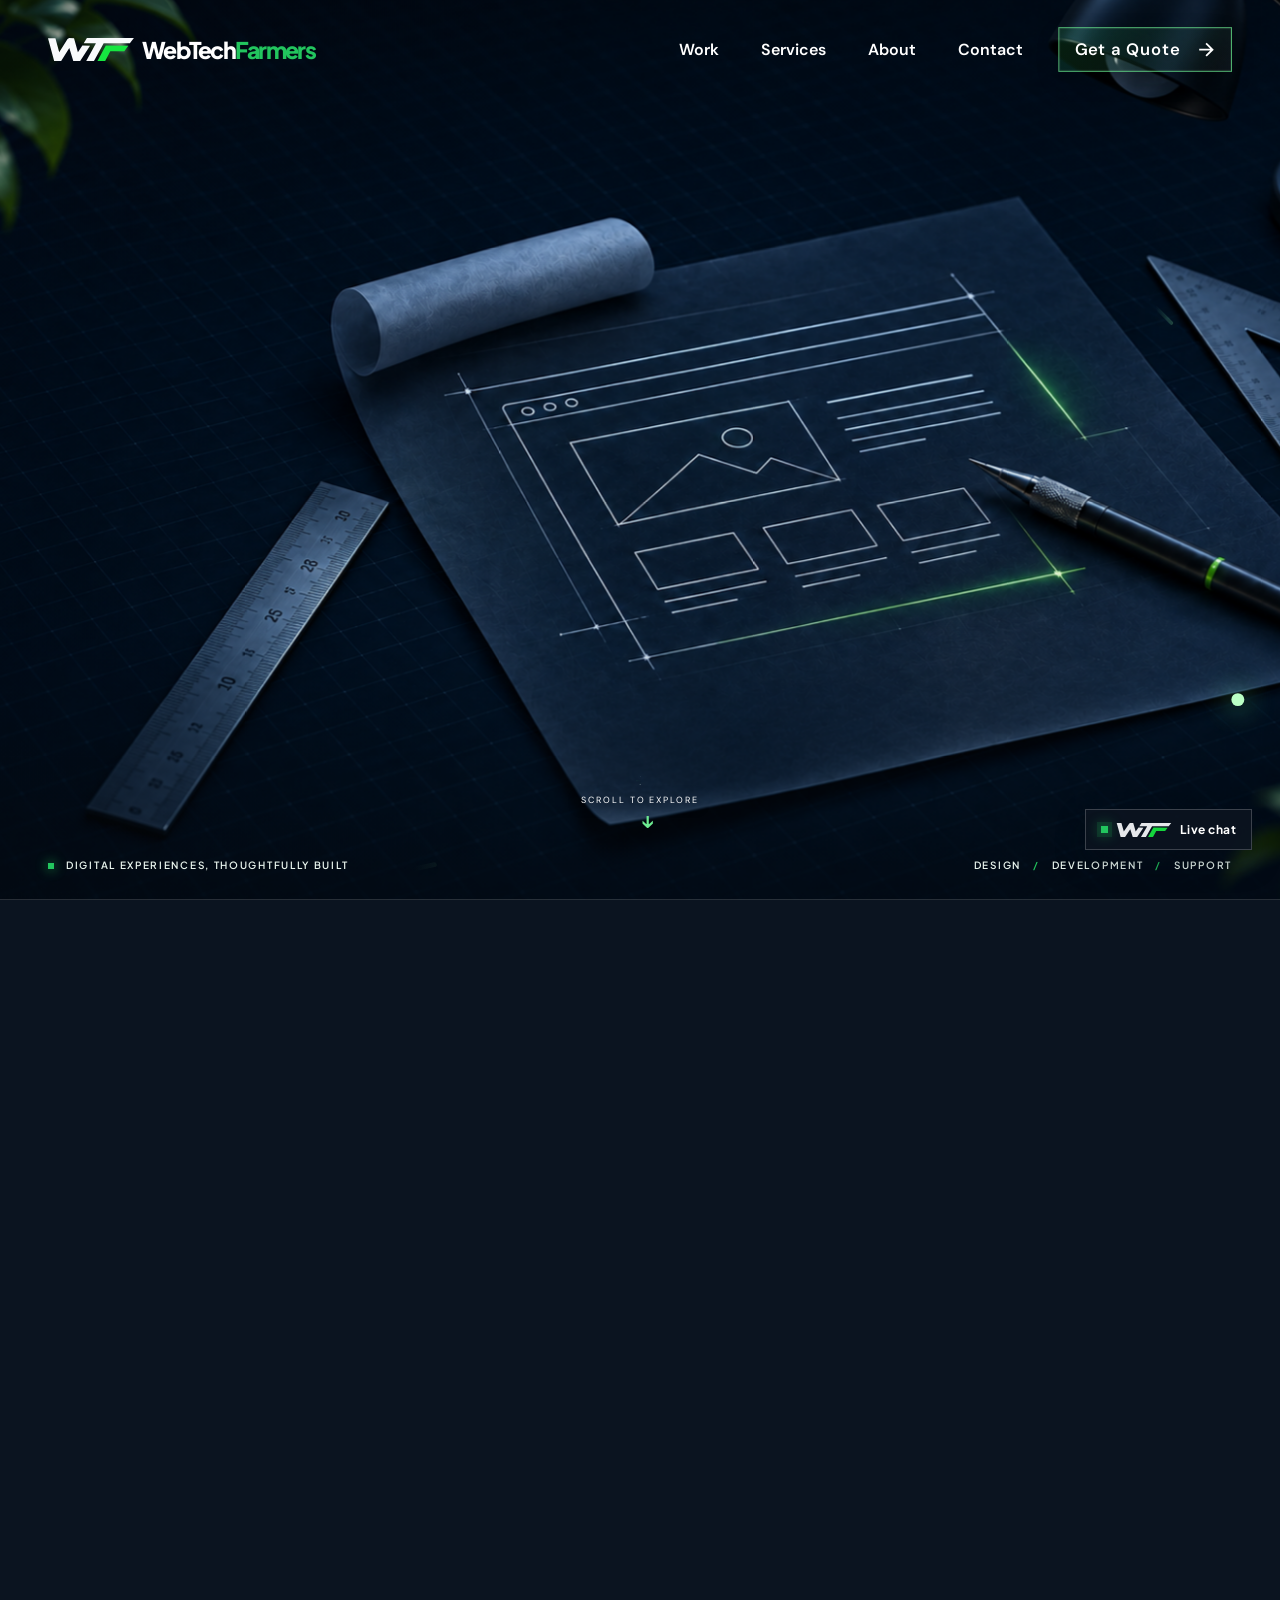
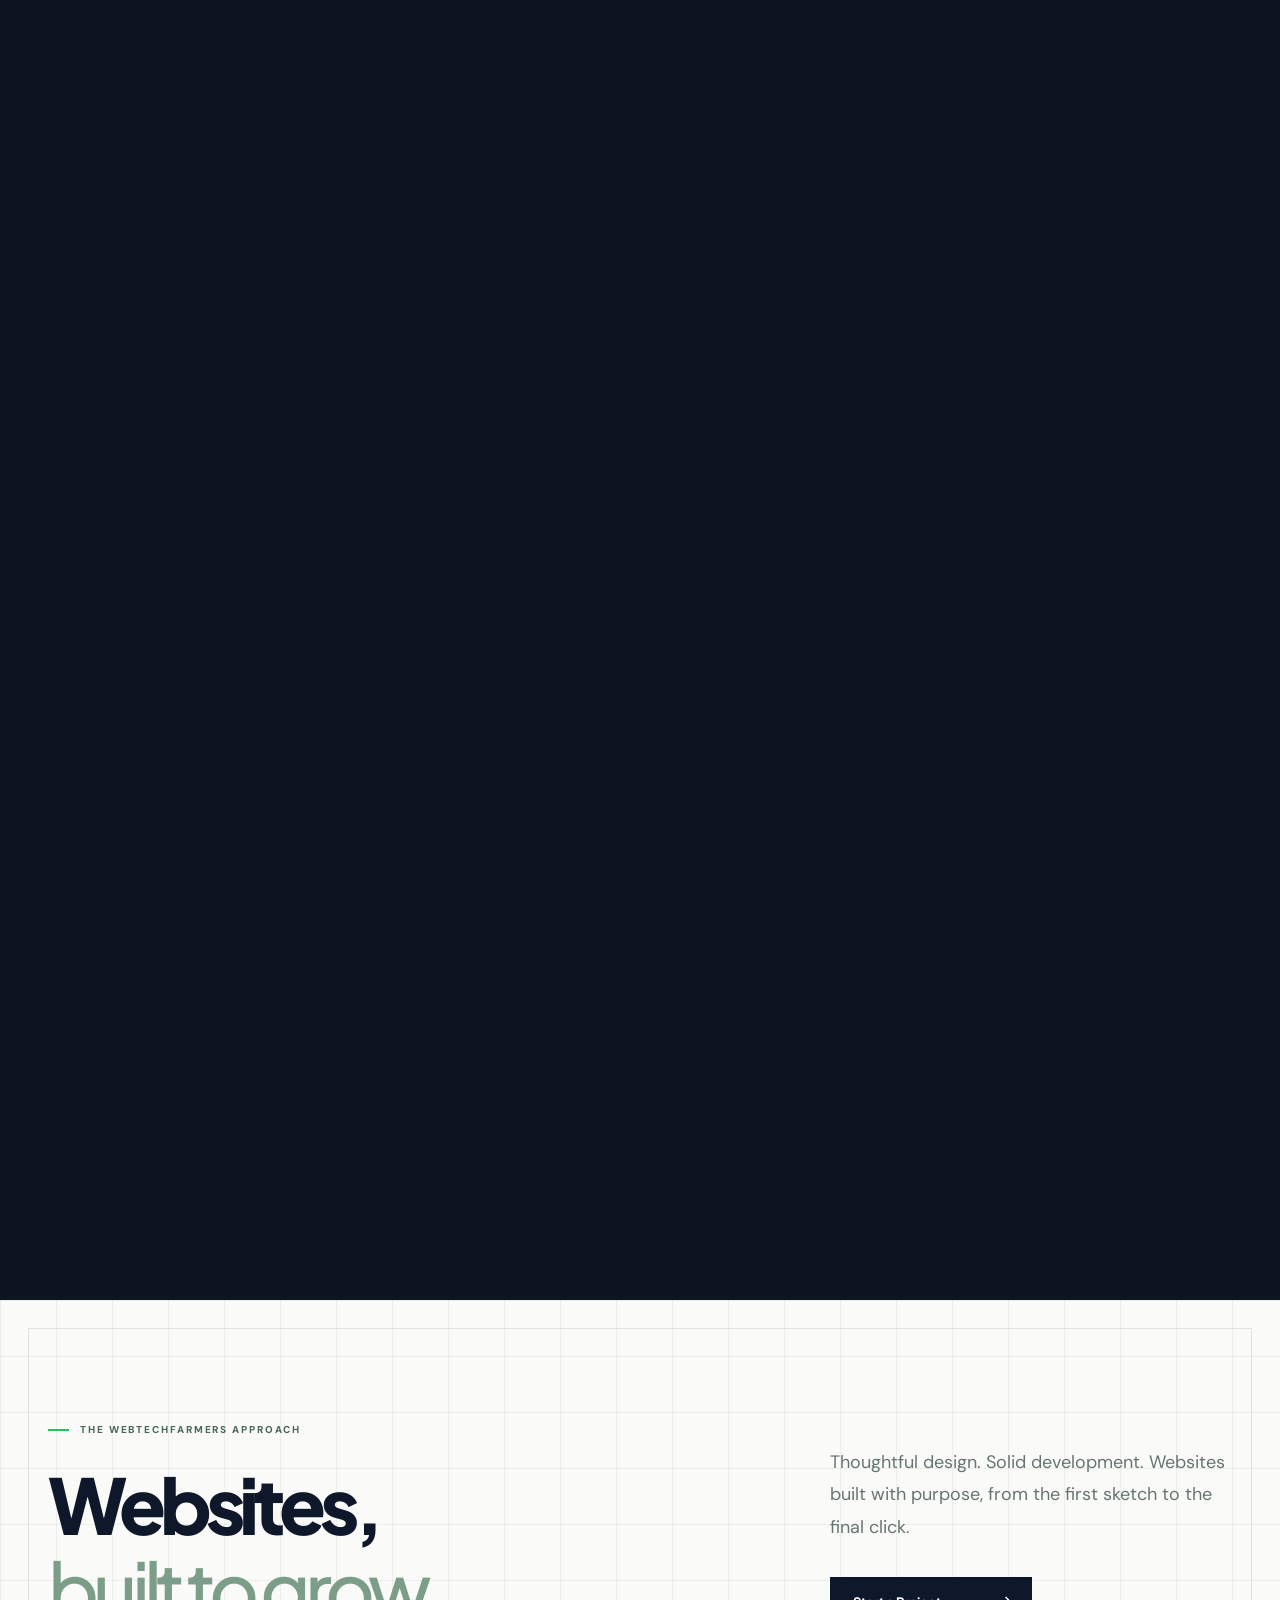
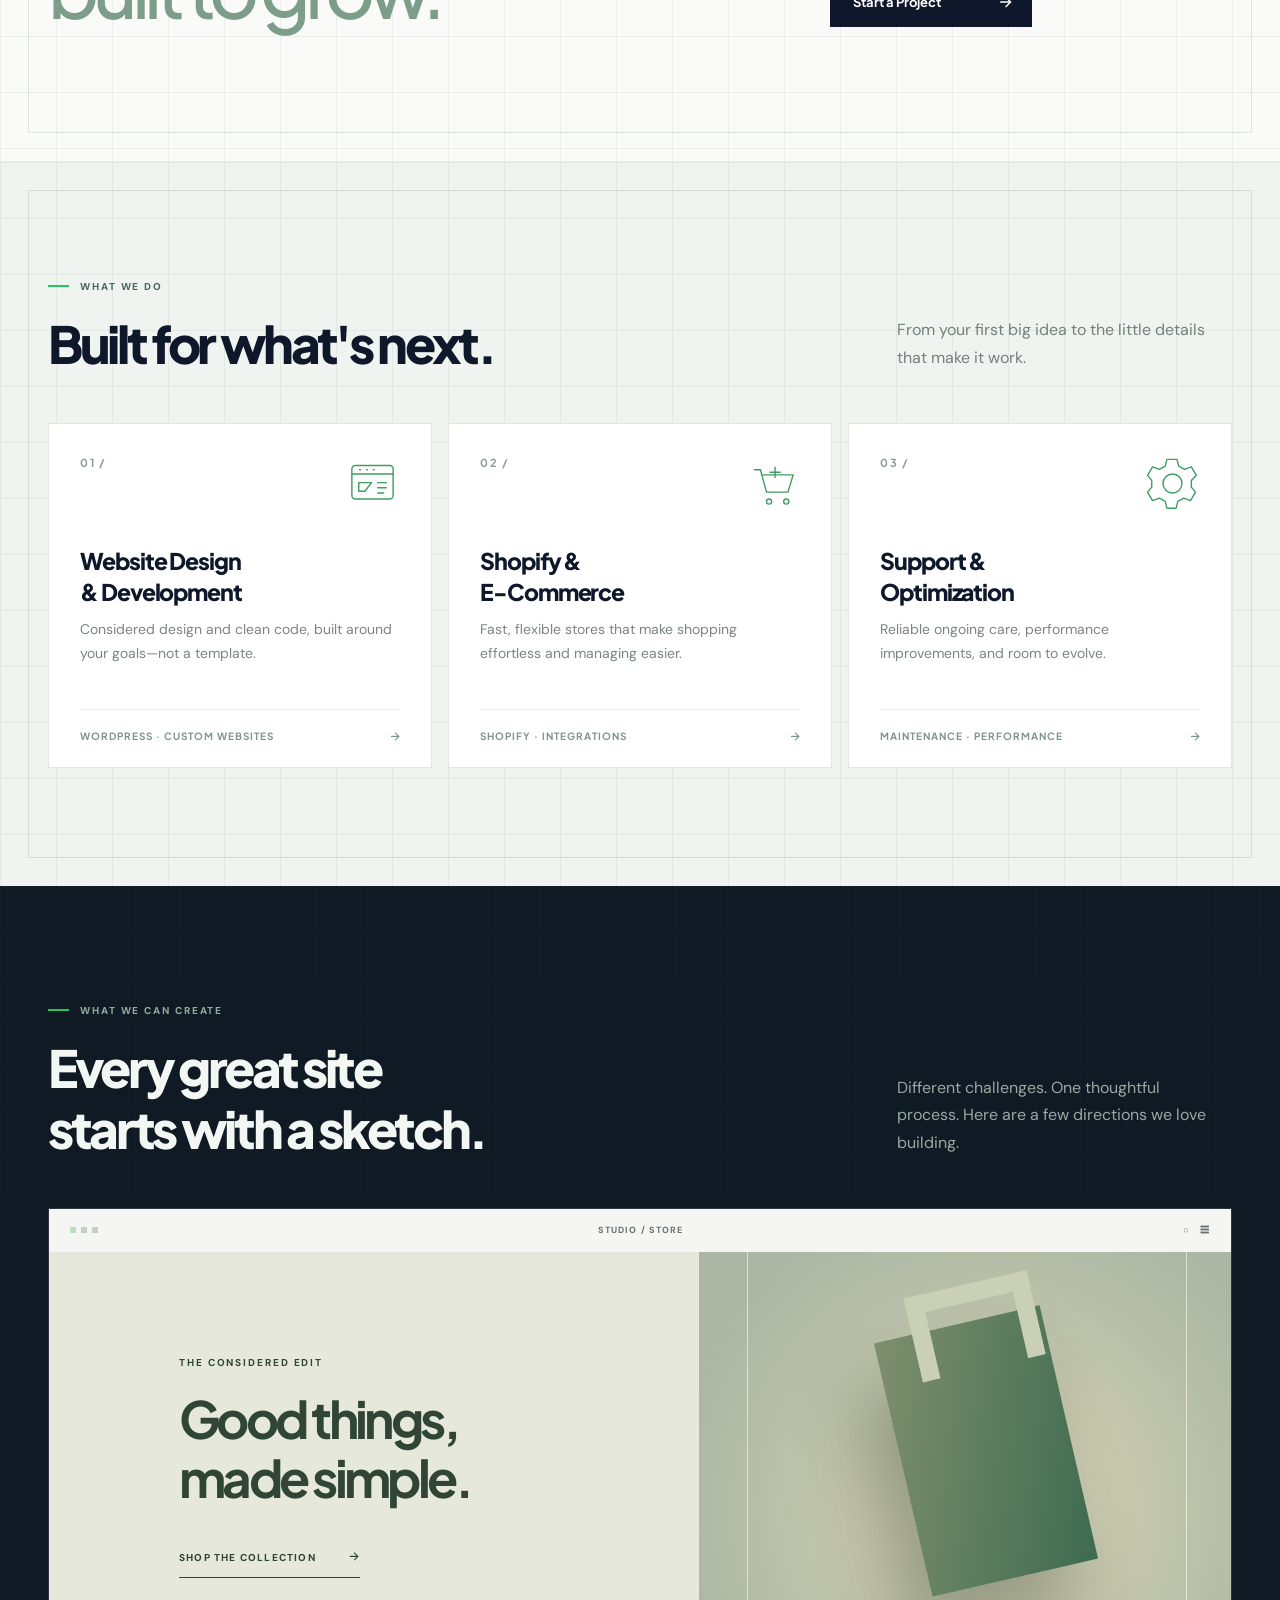
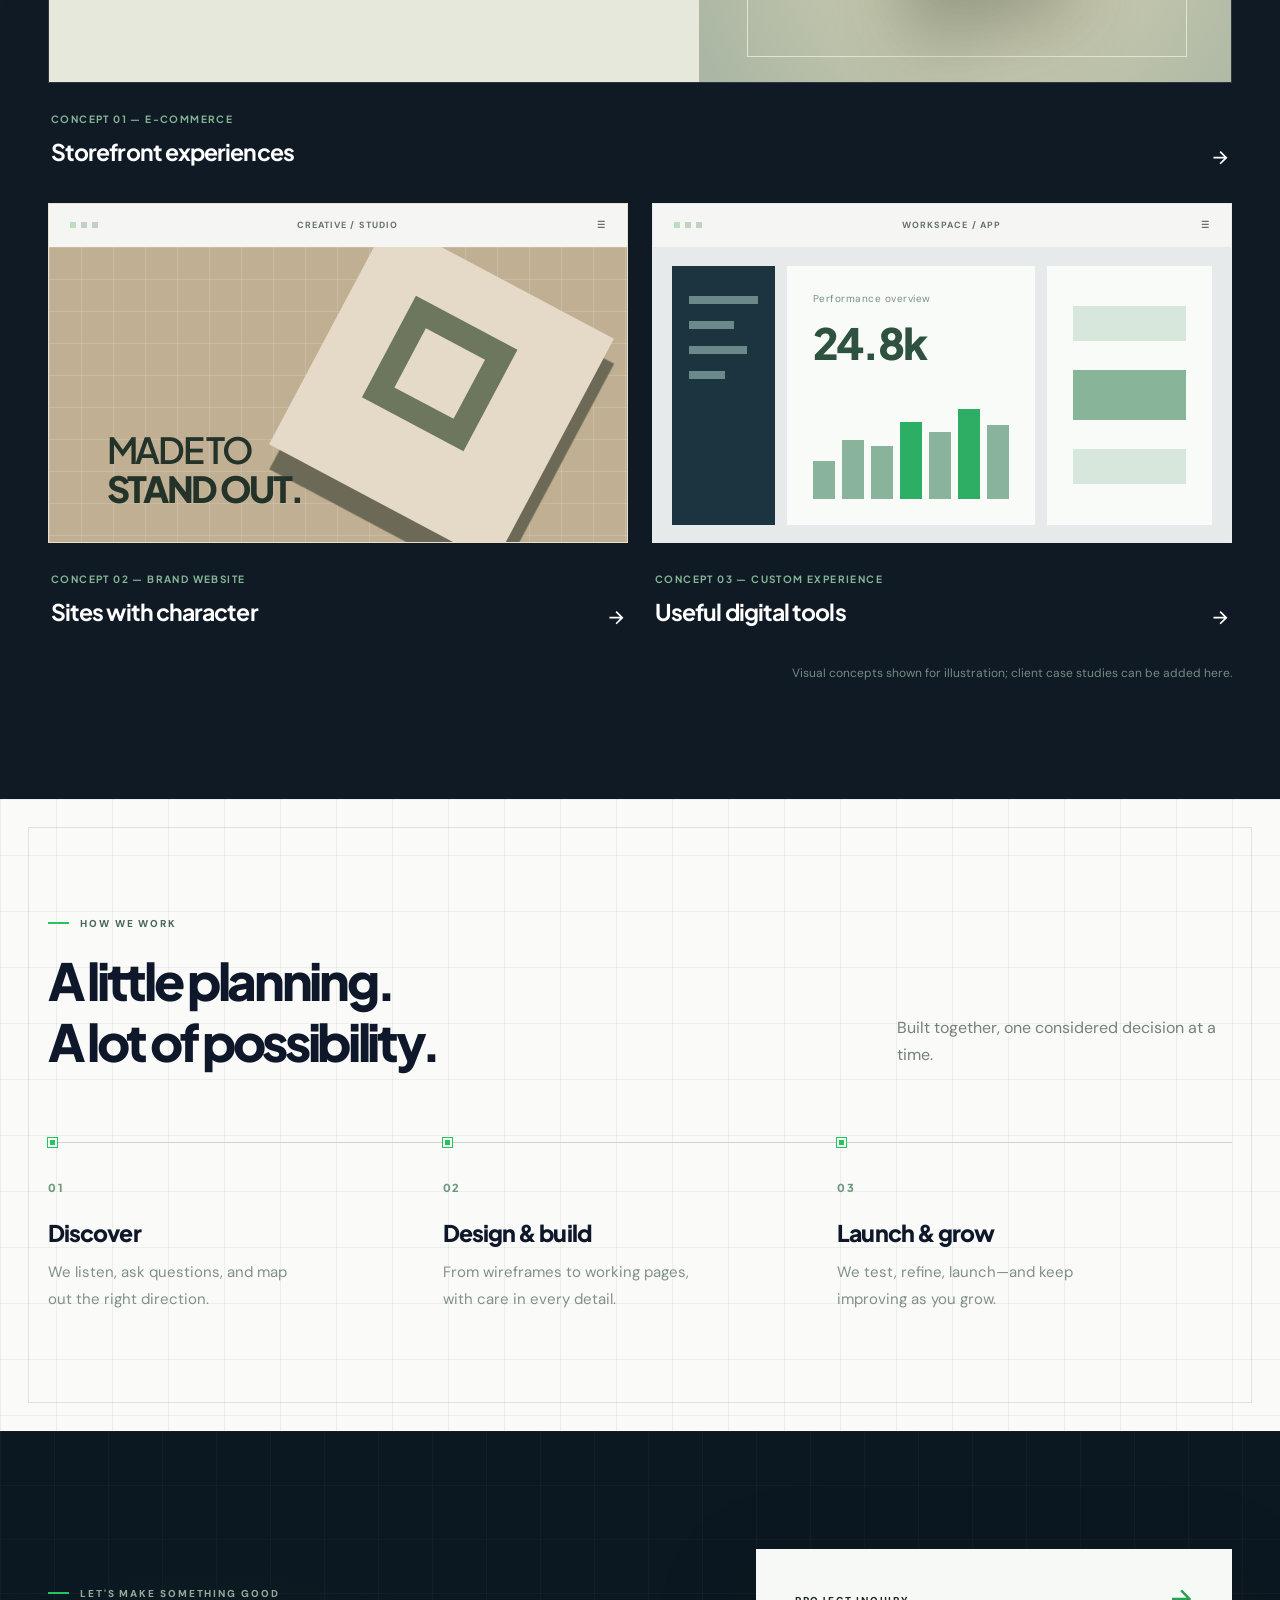
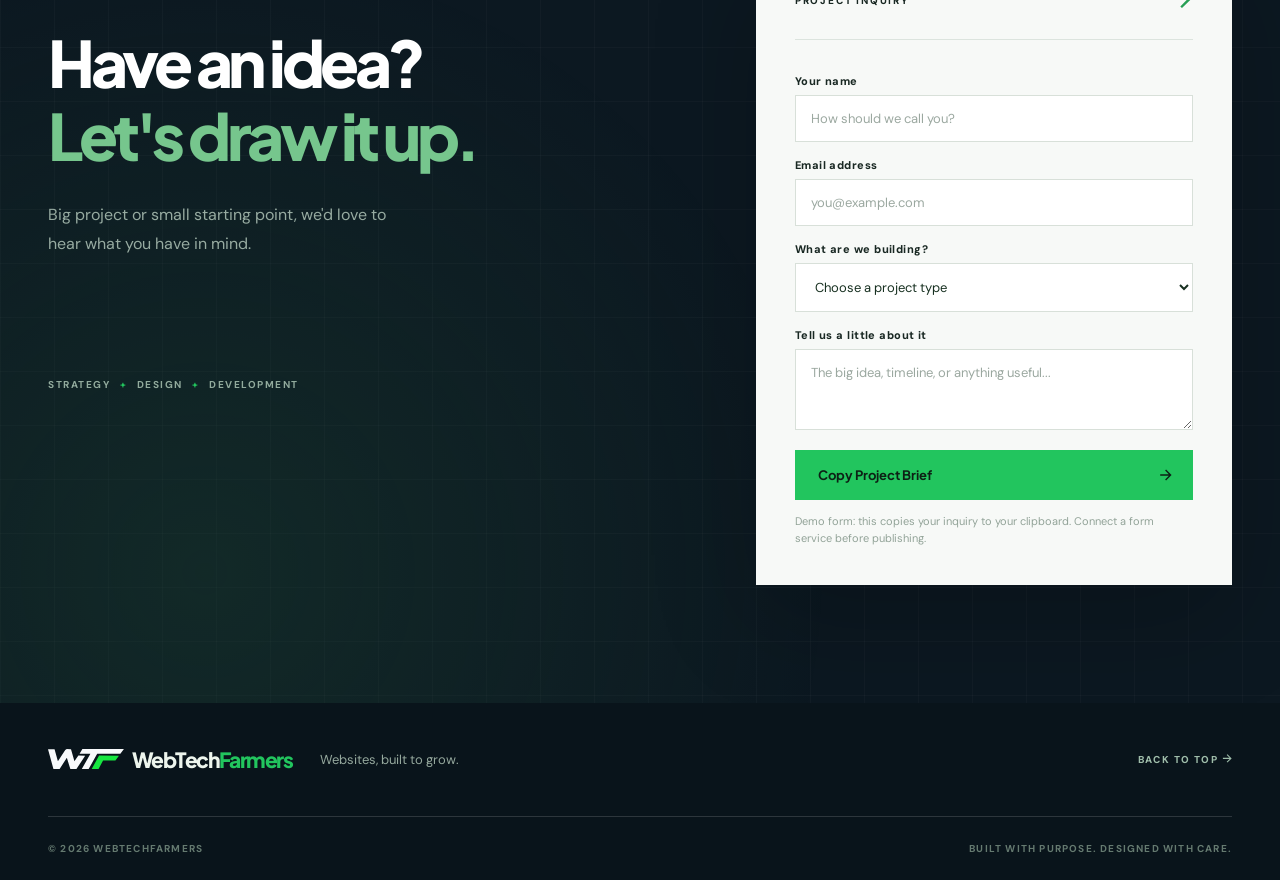
<file: index.html>
<!DOCTYPE html>

<html lang="en">
<head>
<meta charset="utf-8"/>
<meta content="width=device-width, initial-scale=1" name="viewport"/>
<meta content="#0b1420" name="theme-color"/>
<meta content="WebTechFarmers designs, develops and maintains thoughtful websites and e-commerce experiences." name="description"/>
<meta content="WebTechFarmers — Websites, built to grow" property="og:title"/>
<meta content="Thoughtful design. Solid development." property="og:description"/>
<title>WebTechFarmers — Websites, Built to Grow</title>
<link href="[data-uri]" rel="icon" type="image/svg+xml"/>
<link href="https://fonts.googleapis.com" rel="preconnect"/>
<link crossorigin="" href="https://fonts.gstatic.com" rel="preconnect"/>
<link href="https://fonts.googleapis.com/css2?family=DM+Sans:wght@400;500;600;700&amp;family=Plus+Jakarta+Sans:wght@400;500;600;700;800&amp;display=swap" rel="stylesheet"/>
<style>:root{--navy:#0f172a;--deep:#0b1420;--deep2:#101d29;--green:#22c55e;--green-bright:#6deb91;--ivory:#f7f9f7;--muted:#66746f;--line:#dde4df;--font-head:'Plus Jakarta Sans',Inter,Arial,sans-serif;--font-body:'DM Sans',Inter,Arial,sans-serif}
*{box-sizing:border-box}html{scroll-behavior:smooth}body{margin:0;background:var(--ivory);color:var(--navy);font-family:var(--font-body);-webkit-font-smoothing:antialiased}img,svg{max-width:100%}a{color:inherit;text-decoration:none}button,input,select,textarea{font:inherit}button{cursor:pointer}button:focus-visible,a:focus-visible,input:focus-visible,select:focus-visible,textarea:focus-visible{outline:2px solid var(--green);outline-offset:4px}::selection{background:#22c55e55}#main,section{scroll-margin-top:85px}.container{width:min(100% - 96px,1600px);margin-inline:auto}.section-pad{padding:118px 0}.skip-link{position:fixed;top:-100px;left:20px;background:white;padding:12px 20px;z-index:1000}.skip-link:focus{top:10px}
/* Small, quick, brand-specific initial reveal */
.loader{position:fixed;inset:0;background:var(--deep);display:grid;place-items:center;z-index:100;transition:opacity .55s ease,visibility .55s ease}.loader.is-hidden{opacity:0;visibility:hidden;pointer-events:none}.loader__inner{display:flex;flex-direction:column;align-items:center;gap:14px}.loader__inner>img{animation:loader-in .65s cubic-bezier(.2,.7,.2,1) both}.loader__inner>span{font:700 10px var(--font-head);color:#fff;letter-spacing:.32em}.loader__track{width:112px;height:2px;background:#ffffff26;overflow:hidden;margin-top:8px}.loader__track i{display:block;width:45%;height:100%;background:var(--green);animation:loader-progress .8s ease-in-out infinite alternate}@keyframes loader-in{from{opacity:0;transform:translateY(8px)}to{opacity:1;transform:translateY(0)}}@keyframes loader-progress{from{transform:translateX(-100%)}to{transform:translateX(265%)}}
.site-header{position:fixed;z-index:50;top:0;width:100%;color:#fff;transition:background .3s,box-shadow .3s}.site-header.is-sticky{background:rgba(10,18,27,.91);backdrop-filter:blur(22px);box-shadow:0 1px 0 #ffffff12}.site-header.is-sticky.is-on-hero{background:transparent;backdrop-filter:none;box-shadow:none}.header__inner{height:99px;display:flex;align-items:center;justify-content:space-between;gap:30px}.brand{display:inline-flex;align-items:center;gap:8px;white-space:nowrap}.brand img{height:37px;width:46px;object-fit:contain}.brand__type{font:800 23px/1 var(--font-head);letter-spacing:-.075em}.brand__type span{color:var(--green)}.nav{display:flex;align-items:center;gap:42px;font-size:14px;font-weight:600}.nav>a:not(.nav__cta){transition:color .2s}.nav>a:not(.nav__cta):hover{color:var(--green-bright)}.nav__cta{padding:13px 21px;border:1px solid var(--green);border-radius:100px;display:inline-flex;align-items:center;gap:21px;transition:background .2s,color .2s}.nav__cta:hover{background:var(--green);color:#091811}.nav__cta span{color:var(--green);font-size:19px;line-height:0}.nav__cta:hover span{color:#091811}.header__cta-only{display:none}.site-header.is-compact .brand,.site-header.is-compact .nav,.site-header.is-compact .menu-toggle{visibility:hidden;opacity:0;pointer-events:none}.site-header.is-compact .header__cta-only{display:inline-flex}.menu-toggle{display:none;background:none;border:0;padding:10px}.menu-toggle span{display:block;width:25px;height:2px;margin:5px;background:#fff;border-radius:4px;transition:transform .2s,opacity .2s}
.hero{height:clamp(530px,48vw,765px);background:#0b1420;position:relative;overflow:hidden}.hero__photo{position:absolute;inset:0;background-image:linear-gradient(to bottom,rgba(4,10,17,.2) 0%,rgba(4,10,17,0) 37%,rgba(4,10,17,.05) 70%,rgba(4,10,17,.56) 100%),url('[data-uri]');background-position:center,center 45%;background-size:cover;transform:scale(1.015);animation:photo-appear 1.45s ease-out both}.hero__photo:after{content:'';position:absolute;inset:0;background:linear-gradient(to right,rgba(6,12,20,.15),transparent 45%);pointer-events:none}@keyframes photo-appear{from{opacity:.3;transform:scale(1.055)}to{opacity:1;transform:scale(1.015)}}.hero__trace{position:absolute;inset:0;width:100%;height:100%;overflow:visible;pointer-events:none}.trace{fill:none;stroke:url(#trace-gradient);stroke-width:3;stroke-linecap:round;stroke-dasharray:14 850;filter:drop-shadow(0 0 8px #76ec9b);animation:draw-trace 8s linear infinite}.trace--two{stroke-width:2.2;animation-delay:-4s;animation-duration:10s}.trace-dot{fill:#baffc5;filter:drop-shadow(0 0 9px #61ed91);animation:dot-pulse 5s ease-in-out infinite}@keyframes draw-trace{from{stroke-dashoffset:850;opacity:0}15%{opacity:.8}65%{opacity:.55}to{stroke-dashoffset:-850;opacity:0}}@keyframes dot-pulse{0%,100%{opacity:.25}50%{opacity:1}}.hero__edge{position:absolute;bottom:0;left:0;width:100%;height:1px;background:#ffffff27}.hero__bottom{position:absolute;bottom:27px;left:50%;transform:translateX(-50%);display:flex;justify-content:space-between;align-items:end;gap:20px;color:#e8f4ed}.hero__index,.hero__location{font:600 10px/1.5 var(--font-head);letter-spacing:.17em;display:flex;gap:12px;align-items:center}.status-dot{height:6px;width:6px;background:var(--green);border-radius:50%;box-shadow:0 0 12px #22c55e;animation:dot-pulse 3.5s infinite}.hero__divider{color:var(--green)}.hero__scroll{display:flex;align-items:center;flex-direction:column;gap:9px;white-space:nowrap;color:#e8f4ed;font-size:9px;letter-spacing:.22em}.mouse{border:1.3px solid #f0fff7;border-radius:12px;width:20px;height:31px;display:flex;justify-content:center;padding-top:6px}.mouse>span{width:2px;height:7px;background:white;border-radius:2px;animation:mouse-move 2s infinite}@keyframes mouse-move{0%{transform:translateY(0);opacity:1}80%{transform:translateY(9px);opacity:0}100%{opacity:0}}
.eyebrow{display:flex;align-items:center;gap:11px;font-size:10px;font-weight:800;letter-spacing:.19em;color:#4b6758;margin-bottom:26px}.eyebrow__line{width:21px;height:2px;background:var(--green)}.eyebrow--dark{color:#92a99c}.intro{background:#fafbf9;padding:123px 0 130px}.intro__grid{display:grid;grid-template-columns:1.1fr .62fr;align-items:end;gap:70px}.intro h1{font:800 clamp(55px,6vw,96px)/1.1 var(--font-head);letter-spacing:-.08em;margin:0}.intro h1 em{font-weight:500;font-style:normal;color:#7c9d88}.intro__aside{padding:0 0 4px;max-width:420px}.intro__aside p{color:#677571;font-size:18px;line-height:1.8;margin:0 0 34px}.button{border:0;display:inline-flex;align-items:center;justify-content:space-between;gap:36px;padding:17px 20px 17px 23px;font:700 13px var(--font-head);min-width:202px;transition:transform .25s,background .25s,color .25s}.button:hover{transform:translateY(-3px)}.button--dark{background:var(--navy);color:#fff}.button--dark:hover{background:#203a2c}.button--green{background:var(--green);color:#0d2015;width:100%;margin-top:20px}.button--green:hover{background:#58e486}.button__arrow{font-size:20px;font-weight:400;line-height:.7}
.services{background:#f0f4f0;border-top:1px solid #e7ece7}.section-heading{display:flex;justify-content:space-between;align-items:end;gap:50px;margin-bottom:49px}.section-heading .eyebrow{margin-bottom:20px}.section-heading h2{font:800 clamp(37px,4vw,60px)/1.19 var(--font-head);letter-spacing:-.065em;margin:0}.section-heading>p{font-size:16px;line-height:1.7;color:#748079;max-width:325px;margin:0 10px 3px}.service-grid{display:grid;grid-template-columns:repeat(3,1fr);gap:16px}.service-card{display:flex;flex-direction:column;background:#fff;min-height:345px;padding:32px 31px 25px;border:1px solid #e0e7e0;transition:box-shadow .3s,transform .3s,border-color .3s}.service-card:hover{border-color:#aad4b6;box-shadow:0 19px 35px #0e2d1810;transform:translateY(-6px)}.service-card__top{display:flex;align-items:start;justify-content:space-between;color:#8b9a90}.service-card__num{font:700 11px var(--font-head);letter-spacing:.14em}.service-card__top svg{width:55px;height:55px;stroke:#409d62;stroke-width:1.65;stroke-linejoin:round;stroke-linecap:round}.service-card h3{font:800 23px/1.35 var(--font-head);letter-spacing:-.047em;margin:34px 0 11px}.service-card p{font-size:14px;line-height:1.7;color:#7b8681;margin:0 0 31px;max-width:320px}.service-card__foot{margin-top:auto;padding-top:20px;border-top:1px solid #edf0ee;display:flex;justify-content:space-between;align-items:center;color:#809489;font:700 10px var(--font-head);letter-spacing:.10em}.service-card__foot span{color:#1e9e55;font-size:21px;line-height:1}
.work{background:#101a25;color:#fff;position:relative;overflow:hidden}.work::before{content:'';position:absolute;inset:0;background-image:linear-gradient(#ffffff05 1px,transparent 1px),linear-gradient(90deg,#ffffff05 1px,transparent 1px);background-size:45px 45px;mask-image:linear-gradient(to bottom,#000,transparent 68%);pointer-events:none}.work>.container{position:relative}.section-heading--dark h2{color:#f3f7f3}.section-heading--dark>p{color:#99a9a1}.work-grid{display:grid;grid-template-columns:1fr 1fr;gap:24px}.work-card--wide{grid-column:1 / -1}.work-preview{overflow:hidden;border:1px solid #ffffff21;border-radius:5px;transition:border-color .3s}.work-card:hover .work-preview{border-color:#6bbb84}.preview-browser{height:43px;background:#f5f6f3;display:flex;align-items:center;justify-content:space-between;padding:0 21px;color:#66716a;font-size:9px;font-weight:700;letter-spacing:.12em}.preview-browser__dots{display:flex;gap:5px}.preview-browser__dots i{display:block;width:6px;height:6px;background:#c4d0c4;border-radius:50%}.preview-browser__dots i:first-child{background:#b9dfc0}.commerce-layout{height:430px;display:flex;background:#e5e8da;color:#304536}.commerce-copy{width:55%;display:flex;flex-direction:column;align-items:start;justify-content:center;padding:55px 11%;position:relative;z-index:1}.commerce-copy small{font-size:10px;letter-spacing:.19em;font-weight:700}.commerce-copy strong{font:700 clamp(34px,4vw,68px)/1.16 var(--font-head);letter-spacing:-.07em;margin:20px 0 43px}.commerce-copy>span{font-size:10px;font-weight:800;letter-spacing:.12em;border-bottom:1px solid #314636;padding-bottom:13px}.commerce-copy b{margin-left:30px}.commerce-art{position:relative;flex:1;background:radial-gradient(circle at 55% 60%,#d9d3b4,#abb7a4 82%);overflow:hidden}.commerce-orbit{position:absolute;border:1px solid #f2f4dfbb;border-radius:50%;width:440px;height:440px;left:9%;top:-8%}.commerce-shape{position:absolute;left:38%;top:16%;width:170px;height:260px;background:linear-gradient(110deg,#7e8f6d,#3e6b51);border-radius:86px 86px 28px 28px;box-shadow:-30px 45px 70px #26372b55;transform:rotate(-13deg)}.commerce-shape:before{content:'';position:absolute;top:-3px;left:39px;width:90px;height:68px;border-radius:50% 50% 0 0;border:18px solid #cad0b6;border-bottom:0;transform:translateY(-34px)}.work-card__caption{padding:24px 3px 13px;display:flex;align-items:end;justify-content:space-between;gap:12px}.small-label{font:700 10px var(--font-head);letter-spacing:.14em;color:#84b696}.work-card__caption h3{font:700 23px var(--font-head);letter-spacing:-.04em;margin:9px 0 0}.work-card__caption>span{font-size:26px;color:#9fceac}.work-preview--studio,.work-preview--dashboard{height:340px;background:#e7dbc5}.studio-layout{height:297px;background:#c0af93;position:relative;overflow:hidden}.studio-grid{position:absolute;inset:0;background-image:linear-gradient(#ffffff26 1px,transparent 1px),linear-gradient(90deg,#ffffff26 1px,transparent 1px);background-size:32px 32px}.studio-shape{position:absolute;width:255px;height:255px;right:10%;top:17px;background:#e5d9c8;border-radius:50% 49% 18% 19%;transform:rotate(28deg);box-shadow:12px 22px 1px #6c6a56}.studio-shape i{position:absolute;width:115px;height:115px;border:24px solid #6c775e;border-radius:100%;left:60px;top:55px}.studio-caption{position:absolute;left:10%;bottom:35px;font:600 36px/1.1 var(--font-head);letter-spacing:-.065em;color:#243329}.studio-caption b{font-weight:800}.work-preview--dashboard{background:#e2e8e8}.dashboard-layout{height:297px;display:flex;padding:19px;background:#e6eaea;gap:12px}.dashboard-sidebar{width:19%;background:#1c3440;padding:30px 17px;display:flex;flex-direction:column;gap:17px}.dashboard-sidebar span{height:8px;background:#6b888a;border-radius:4px}.dashboard-sidebar span:nth-child(2){width:65%}.dashboard-sidebar span:nth-child(3){width:84%}.dashboard-sidebar span:nth-child(4){width:52%}.dashboard-body{flex:1;display:grid;grid-template-columns:1.5fr 1fr;gap:12px}.dashboard-tall,.dashboard-mini{background:#f9fbf8;padding:26px;display:flex;flex-direction:column}.dashboard-tall small{color:#779186;font-size:10px;letter-spacing:.05em}.dashboard-tall strong{font:800 43px var(--font-head);letter-spacing:-.05em;color:#2f5140;margin:10px 0 auto}.bars{height:95px;display:flex;align-items:end;gap:7px}.bars i{width:100%;background:#89b49b;height:40%}.bars i:nth-child(2){height:62%}.bars i:nth-child(3){height:55%}.bars i:nth-child(4){height:81%;background:#2dae65}.bars i:nth-child(5){height:70%}.bars i:nth-child(6){height:94%;background:#2dae65}.bars i:nth-child(7){height:78%}.dashboard-mini{justify-content:space-around}.dashboard-mini span{height:35px;background:#d7e7dc;border-radius:3px}.dashboard-mini span:nth-child(2){background:#88b49a;height:50px}.work__note{color:#748b82;font-size:12px;text-align:right;margin:26px 0 0}
.process{background:#fafbf9}.process-grid{display:grid;grid-template-columns:repeat(3,1fr);margin-top:70px;gap:0}.process-step{position:relative;border-top:1px solid #cad6cd;padding:33px 60px 0 0}.process-step__marker{position:absolute;top:-5px;left:0;width:9px;height:9px;background:var(--green);border:2px solid #fafbf9;box-shadow:0 0 0 1px var(--green);border-radius:50%}.process-step__number{font:800 11px var(--font-head);letter-spacing:.14em;color:#6c987c}.process-step h3{font:800 23px var(--font-head);letter-spacing:-.04em;margin:21px 0 12px}.process-step p{font-size:15px;line-height:1.8;color:#819087;max-width:250px;margin:0}
.contact{background:#0c1821;color:#fff;position:relative;overflow:hidden}.contact:before{content:'';position:absolute;inset:0;background:radial-gradient(circle at 16% 85%,#21523861,transparent 48%),linear-gradient(#ffffff08 1px,transparent 1px),linear-gradient(90deg,#ffffff08 1px,transparent 1px);background-size:auto,54px 54px,54px 54px;opacity:.8;pointer-events:none}.contact__grid{display:grid;grid-template-columns:1fr .81fr;gap:120px;align-items:start;position:relative}.contact__left{padding-top:38px}.contact h2{font:800 clamp(48px,5vw,76px)/1.15 var(--font-head);letter-spacing:-.07em;margin:0 0 28px}.contact h2 em{font-style:normal;color:#76c68d}.contact__left>p{max-width:370px;line-height:1.8;color:#97aba1;font-size:16px}.contact__index{margin-top:120px;font-size:10px;letter-spacing:.15em;font-weight:700;color:#92ab9d}.contact__index span{color:var(--green);margin:0 6px}.inquiry-form{background:#f7f9f7;color:#192823;padding:37px 39px;display:flex;flex-direction:column;box-shadow:0 35px 100px #0003}.inquiry-form__heading{display:flex;justify-content:space-between;align-items:center;font-size:10px;font-weight:800;letter-spacing:.18em;padding-bottom:24px;border-bottom:1px solid #dce4de;margin-bottom:18px}.inquiry-form__heading span:last-child{color:#279f54;font-size:22px}.inquiry-form label{font-size:11px;font-weight:800;letter-spacing:.04em;margin:16px 0 7px}.inquiry-form input,.inquiry-form select,.inquiry-form textarea{width:100%;border:1px solid #d8e0d9;border-radius:0;background:#fff;padding:14px 15px;font-size:13px;color:#173020;outline-offset:2px}.inquiry-form textarea{resize:vertical}.inquiry-form input::placeholder,.inquiry-form textarea::placeholder{color:#9ba8a0}.inquiry-form__note{font-size:11px;line-height:1.6;color:#92a398;margin:13px 0 0}.form-feedback{font-size:13px;color:#218c4f;margin:0;min-height:0}.form-feedback:not(:empty){margin-top:13px}.footer{background:#09141b;color:#edf5ed;padding:35px 0 25px}.footer__main{display:flex;align-items:center;gap:28px;padding-bottom:35px;border-bottom:1px solid #ffffff25}.brand--footer .brand__type{font-size:21px}.footer__main p{color:#95a89d;font-size:13px}.footer__top{margin-left:auto;font-size:10px;font-weight:800;letter-spacing:.14em;color:#9fbdaa}.footer__bottom{display:flex;justify-content:space-between;padding-top:25px;color:#657a70;font-size:10px;letter-spacing:.12em;font-weight:700}
.reveal{opacity:0;filter:blur(10px);transform:translateY(22px) scale(.985);transition:opacity .75s ease,filter .8s ease,transform .75s cubic-bezier(.2,.7,.2,1);transition-delay:.22s}.reveal.is-visible{opacity:1;filter:blur(0);transform:translateY(0) scale(1)}
@media(max-width:1000px){.container{width:min(100% - 64px,1600px)}.header__inner{height:80px}.nav{gap:23px}.intro__grid{grid-template-columns:1fr .8fr;gap:30px}.section-pad{padding:92px 0}.service-card{padding:26px 23px;min-height:370px}.service-card h3{font-size:21px}.contact__grid{gap:65px}.commerce-layout{height:360px}.work-preview--studio,.work-preview--dashboard{height:300px}.studio-layout,.dashboard-layout{height:257px}}
@media(max-width:700px){.container{width:min(100% - 38px,1600px)}.section-pad{padding:73px 0}.header__inner{height:76px}.brand__type{font-size:20px}.brand img{width:39px;height:34px}.menu-toggle{display:block;position:relative;z-index:2}.menu-toggle[aria-expanded=true] span:first-child{transform:translateY(7px) rotate(45deg)}.menu-toggle[aria-expanded=true] span:nth-child(2){opacity:0}.menu-toggle[aria-expanded=true] span:last-child{transform:translateY(-7px) rotate(-45deg)}.nav{display:none;flex-direction:column;align-items:stretch;position:absolute;top:74px;left:0;width:100%;padding:25px 19px 30px;background:#101c28;box-shadow:0 18px 35px #0004;gap:0}.nav.is-open{display:flex}.nav a:not(.nav__cta){padding:14px 4px;border-bottom:1px solid #ffffff18}.nav__cta{align-self:flex-start;margin-top:21px}.hero{height:640px;max-height:89svh;min-height:520px}.hero__photo{background-position:center,50% 54%}.hero__trace{display:none}.hero__bottom{bottom:29px;align-items:center}.hero__index{font-size:8px;max-width:150px;line-height:1.8;gap:7px}.hero__location{display:none}.hero__scroll{margin-right:6px;font-size:8px}.intro__grid,.contact__grid{grid-template-columns:1fr;gap:38px}.intro h1{font-size:clamp(50px,11.5vw,77px)}.intro__aside{max-width:480px}.intro__aside p{font-size:16px;margin-bottom:24px}.section-heading{display:block;margin-bottom:35px}.section-heading h2{font-size:clamp(35px,9vw,49px)}.section-heading>p{margin-top:19px}.service-grid,.work-grid,.process-grid{grid-template-columns:1fr}.service-grid{gap:14px}.service-card{min-height:290px}.service-card h3{margin-top:25px}.work-card--wide{grid-column:auto}.commerce-layout{height:285px}.commerce-copy{padding:28px 6%;width:62%}.commerce-copy strong{font-size:clamp(25px,5vw,39px)}.commerce-art{width:38%}.commerce-orbit{left:-20%;top:10%;width:240px;height:240px}.commerce-shape{width:115px;height:165px;left:32%;top:21%}.commerce-shape:before{width:70px;height:50px;left:20px;border-width:13px;transform:translateY(-26px)}.work-preview--studio,.work-preview--dashboard{height:280px}.studio-layout,.dashboard-layout{height:237px}.studio-caption{font-size:29px}.dashboard-layout{padding:10px}.dashboard-tall,.dashboard-mini{padding:12px}.dashboard-tall strong{font-size:30px}.work-card__caption h3{font-size:21px}.process-grid{margin-top:44px;gap:28px}.process-step{padding:24px 0 0}.contact__grid{gap:40px}.contact__left{padding-top:0}.contact__index{margin-top:37px}.contact h2{font-size:clamp(46px,10vw,68px)}.inquiry-form{padding:26px 22px}.footer__main{flex-wrap:wrap;gap:12px}.footer__top{width:100%;margin:0;padding-top:12px}.footer__bottom{gap:15px;flex-direction:column}}
@media(max-width:380px){.commerce-copy strong{font-size:24px}.commerce-copy{width:62%}.commerce-copy>span{font-size:8px}.commerce-copy b{margin-left:8px}.hero__scroll span:last-child{display:none}}
/* The reference artwork already contains the small central mouse symbol.
   Give it a real, accessible click target without drawing a second symbol. */
.hero__scroll{position:absolute;left:50%;bottom:0;transform:translateX(-50%);width:88px;height:72px;opacity:0}

/* WebTechFarmers wordmark — approved WTF geometric letterform */
.brand img{width:86px;height:36px;object-fit:contain;flex-shrink:0}
.loader__inner>img{width:154px;height:auto;max-height:52px}
.brand--footer img{width:76px;height:auto}
@media(max-width:480px){.brand img{width:66px;height:28px}.brand__type{font-size:19px}}
</style>
<style>
/* Full-viewport hero and a sharper, product-style contact action. */
.hero{height:100vh;height:100svh;min-height:640px}
.nav__cta{position:relative;padding:11px 15px 11px 18px;border:1px solid rgba(109,235,145,.7);border-radius:8px;background:linear-gradient(135deg,rgba(34,197,94,.16),rgba(255,255,255,.04));box-shadow:inset 0 0 0 1px rgba(255,255,255,.05),0 8px 24px rgba(0,0,0,.14);font-size:12px;letter-spacing:.04em;gap:17px}
.nav__cta:before{content:'↗';display:grid;place-items:center;width:20px;height:20px;border:1px solid var(--green);border-radius:5px;color:var(--green);font-size:14px;line-height:1;order:2;transition:transform .2s,background .2s,color .2s}
.nav__cta span{display:none}
.nav__cta:hover{background:var(--green);color:#091811;transform:translateY(-1px);box-shadow:0 10px 28px rgba(34,197,94,.2)}
.nav__cta:hover:before{background:#091811;color:var(--green);transform:rotate(8deg)}
@media(max-width:700px){.hero{height:100vh;height:100svh;max-height:none;min-height:600px}.nav__cta{border-radius:7px}}
</style>
<style>
.chat-widget{position:fixed;right:28px;bottom:26px;z-index:70;font-family:var(--font-body)}.chat-launcher{display:inline-flex;align-items:center;gap:10px;border:1px solid #ffffff33;border-radius:8px;padding:12px 15px;background:rgba(11,20,32,.92);color:#fff;box-shadow:0 12px 30px #06101c55;font:700 12px var(--font-head);letter-spacing:.04em;backdrop-filter:blur(12px);transition:transform .2s,background .2s}.chat-launcher:hover{background:#173022;transform:translateY(-2px)}.chat-launcher__pulse{width:7px;height:7px;border-radius:50%;background:var(--green);box-shadow:0 0 0 4px #22c55e22,0 0 14px var(--green);animation:chat-pulse 2s infinite}.chat-launcher__icon{font-size:20px;line-height:12px;color:var(--green-bright);transform:rotate(-22deg)}@keyframes chat-pulse{50%{box-shadow:0 0 0 7px #22c55e08,0 0 18px var(--green)}}.chat-panel{position:absolute;right:0;bottom:58px;width:360px;overflow:hidden;border:1px solid #ffffff18;border-radius:14px;background:#f7f9f7;color:var(--navy);box-shadow:0 24px 70px #02080f66;animation:chat-in .22s ease-out}.chat-panel[hidden]{display:none}@keyframes chat-in{from{opacity:0;transform:translateY(10px) scale(.98)}to{opacity:1;transform:none}}.chat-panel__header{display:flex;justify-content:space-between;align-items:flex-start;padding:20px 20px 16px;background:var(--deep);color:#fff}.chat-panel__eyebrow{display:block;margin-bottom:7px;color:var(--green-bright);font:700 8px var(--font-head);letter-spacing:.16em}.chat-panel__header strong{font:700 18px var(--font-head);letter-spacing:-.03em}.chat-panel__close{border:0;background:transparent;color:#ffffffaa;font-size:26px;line-height:18px}.chat-panel__close:hover{color:#fff}.chat-panel__status{padding:10px 20px;border-bottom:1px solid var(--line);color:var(--muted);font-size:10px}.chat-panel__status span{display:inline-block;width:6px;height:6px;margin-right:6px;border-radius:50%;background:var(--green)}.chat-panel__status b{float:right;color:var(--orange);font-size:8px;letter-spacing:.14em}.chat-messages{display:flex;flex-direction:column;gap:13px;min-height:155px;max-height:220px;overflow:auto;padding:18px 20px 8px}.chat-message{display:flex;gap:9px;align-items:flex-start}.chat-message--user{justify-content:flex-end}.chat-message--user>div{order:-1}.chat-message--user p{background:#dff6e5}.chat-avatar{display:grid;place-items:center;flex:0 0 25px;width:25px;height:25px;border-radius:7px;background:var(--green);color:#071a0d;font:800 12px var(--font-head)}.chat-message small{display:block;margin-bottom:3px;color:var(--muted);font-size:9px}.chat-message p{max-width:245px;margin:0;padding:9px 11px;border-radius:3px 10px 10px 10px;background:#e8eee9;font-size:12px;line-height:1.4}.chat-message--user p{border-radius:10px 3px 10px 10px}.chat-quick-replies{display:flex;gap:6px;overflow:auto;padding:7px 20px 12px}.chat-quick-replies button{white-space:nowrap;border:1px solid #c9d8ce;border-radius:20px;padding:7px 10px;background:#fff;color:var(--navy);font-size:10px}.chat-quick-replies button:hover{border-color:var(--green);color:#147936}.chat-form{display:flex;gap:7px;padding:12px 20px;border-top:1px solid var(--line)}.chat-form input{width:100%;min-width:0;border:1px solid #cbd7cf;border-radius:7px;padding:10px 11px;outline:none;background:#fff;color:var(--navy);font-size:12px}.chat-form input:focus{border-color:var(--green)}.chat-form button{width:38px;border:0;border-radius:7px;background:var(--green);color:#08200e;font-size:19px}.chat-demo-note{margin:0;padding:0 20px 14px;color:#8a9890;font-size:9px}@media(max-width:700px){.chat-widget{right:17px;bottom:18px}.chat-panel{right:-2px;width:min(360px,calc(100vw - 34px));bottom:58px}.chat-launcher{padding:11px 13px}}
</style>
<style>
.chat-brand-logo{display:block;width:82px;height:auto;margin-bottom:11px}.chat-avatar{width:8px;height:8px;flex:0 0 8px;margin-top:7px;border-radius:50%;background:var(--green);box-shadow:0 0 0 4px #22c55e22}
</style>
<style>
.hero__scroll{position:relative;padding:12px 16px 11px;border:1px solid #ffffff35;border-radius:24px;background:rgba(7,17,27,.22);backdrop-filter:blur(9px);box-shadow:0 8px 30px #03101c33;transition:border-color .25s,background .25s,transform .25s;overflow:visible}.hero__scroll:before{content:'';position:absolute;inset:-6px;border:1px solid #75ed9a33;border-radius:30px;animation:scroll-halo 2.4s ease-in-out infinite;pointer-events:none}.hero__scroll:after{content:'↓';position:absolute;right:-13px;bottom:-9px;display:grid;place-items:center;width:20px;height:20px;border:1px solid var(--green);border-radius:50%;background:var(--deep);color:var(--green-bright);font:700 13px/1 var(--font-head);animation:scroll-arrow 1.8s ease-in-out infinite}.hero__scroll:hover{background:rgba(34,197,94,.15);border-color:#9cf8ad;transform:translateY(-3px)}.hero__scroll .mouse{box-shadow:0 0 0 4px #75ed9a12,0 0 18px #75ed9a33;animation:scroll-bob 2.2s ease-in-out infinite}.hero__scroll .mouse>span{animation:mouse-move 1.7s ease-in-out infinite}@keyframes scroll-halo{0%,100%{opacity:.35;transform:scale(.96)}50%{opacity:1;transform:scale(1.04)}}@keyframes scroll-bob{0%,100%{transform:translateY(0)}50%{transform:translateY(3px)}}@keyframes scroll-arrow{0%,100%{transform:translateY(0);opacity:.65}50%{transform:translateY(4px);opacity:1}}
</style>
<style>
/* Use the supplied WTF mark in the launcher icon and keep the chat panel clean. */
.chat-launcher__icon{display:block;width:82px;height:22px;background:url("[data-uri] LNjg2IDg2IFoiLz4KPC9zdmc+") center/contain no-repeat;transform:none;font-size:0;line-height:0}
.chat-brand-logo{display:none}
*,*::before,*::after{border-radius:0 !important}
</style>
<style>
/* Final launcher treatment: the supplied WTF mark lives in chat-launcher__icon. */
.chat-launcher__icon{display:block;width:82px;height:22px;background:url("[data-uri]") center/contain no-repeat;transform:none;font-size:0;line-height:0}
</style>
<style>
/* Final interaction polish for the launcher, quote CTA, and hero navigation. */
.chat-launcher__icon{width:56px;height:15px;flex:0 0 56px;opacity:.92}
.chat-launcher{gap:8px}
.nav__cta{overflow:hidden;isolation:isolate;transform:translateZ(0)}
.nav__cta:after{content:'';position:absolute;inset:0;width:48%;background:linear-gradient(105deg,transparent,#baffc54d,transparent);transform:translateX(-220%) skewX(-18deg);animation:cta-scan 3.2s ease-in-out infinite;pointer-events:none;z-index:-1}
.nav__cta:before{z-index:1}
@keyframes cta-scan{0%,52%{transform:translateX(-220%) skewX(-18deg)}78%,100%{transform:translateX(300%) skewX(-18deg)}}
.hero__bottom{z-index:4}
.hero__scroll{z-index:5;pointer-events:auto;cursor:pointer;transform:translateZ(0);animation:scroll-card-pulse 2.6s ease-in-out infinite}
.hero__scroll:hover{transform:translateY(-4px) scale(1.03)}
.hero__scroll:focus-visible{outline:2px solid var(--green-bright);outline-offset:6px}
.hero__scroll .mouse{animation:scroll-mouse-bob 1.6s ease-in-out infinite}
.hero__scroll .mouse>span{height:9px;animation:scroll-wheel 1.15s cubic-bezier(.4,0,.2,1) infinite}
.hero__scroll:after{width:22px;height:22px;font-size:15px;animation:scroll-arrow 1.05s ease-in-out infinite}
@keyframes scroll-card-pulse{0%,100%{box-shadow:0 8px 30px #03101c33,0 0 0 0 #75ed9a00}50%{box-shadow:0 8px 30px #03101c33,0 0 0 7px #75ed9a12}}
@keyframes scroll-mouse-bob{0%,100%{transform:translateY(0)}50%{transform:translateY(4px)}}
@keyframes scroll-wheel{0%{transform:translateY(0);opacity:1}70%{transform:translateY(11px);opacity:0}100%{transform:translateY(0);opacity:0}}
@media (max-width:1024px){.hero__photo{background-position:58% center;transform:scale(1)}}
@media (max-width:700px){.hero__photo{background-position:61% center;background-size:cover;transform:scale(1)}.hero__bottom{bottom:22px}.hero__scroll{padding:11px 13px 10px}.chat-launcher__icon{width:50px;height:14px;flex-basis:50px}}
</style>
<style>
/* Tablet navigation uses the compact menu before the header links become crowded. */
@media (min-width:701px) and (max-width:1000px){
  .menu-toggle{display:block;position:relative;z-index:6}
  .menu-toggle[aria-expanded=true] span:first-child{transform:translateY(7px) rotate(45deg)}
  .menu-toggle[aria-expanded=true] span:nth-child(2){opacity:0}
  .menu-toggle[aria-expanded=true] span:last-child{transform:translateY(-7px) rotate(-45deg)}
  .nav{display:none;flex-direction:column;align-items:stretch;position:absolute;top:78px;right:32px;left:auto;width:min(320px,calc(100vw - 64px));padding:20px 22px 24px;background:#101c28;box-shadow:0 18px 35px #0004;gap:0}
  .nav.is-open{display:flex}
  .nav a:not(.nav__cta){padding:13px 4px;border-bottom:1px solid #ffffff18}
  .nav__cta{align-self:flex-start;margin-top:18px}
}
</style>
<style>
@media (max-width:700px){
  .site-header:has(.nav.is-open){background:#101c28;box-shadow:0 18px 35px #0004}
  .site-header:has(.nav.is-open) .header__inner{background:#101c28}
  .nav{left:19px;width:calc(100% - 38px);right:19px}
}
</style>
<style>
/* Keep the desktop artwork full-bleed while giving tablet and mobile their own crop. */
@media (max-width:1000px){
  .hero{height:100vh;height:100svh;min-height:640px}
  .hero__photo{background-size:cover;background-position:60% center;transform:scale(1)}
}
@media (max-width:700px){
  .hero{height:100vh;height:100svh;min-height:600px}
  .hero__photo{background-size:cover;background-position:66% center;transform:scale(1)}
}
</style>
<style>
.hero__scroll,.hero__scroll:before,.hero__scroll:after{pointer-events:auto}
.hero__scroll:before,.hero__scroll:after{pointer-events:none}
</style>
<style>
.hero__scroll{visibility:hidden;opacity:0;pointer-events:none;transition:opacity .3s ease,visibility .3s ease,transform .25s ease}
.hero__scroll.is-fixed{position:fixed;left:50%;bottom:24px;z-index:80;visibility:visible;opacity:1;pointer-events:auto;transform:translateX(-50%)}
.hero__scroll.is-fixed:hover{transform:translateX(-50%) translateY(-4px) scale(1.03)}
@media (max-width:700px){.hero__scroll.is-fixed{bottom:18px}}
</style>
<style>
/* Clean hero artwork: the scroll mark is no longer baked into the background. */
 .hero__photo{background-image:linear-gradient(to bottom,rgba(4,10,17,.2) 0%,rgba(4,10,17,0) 37%,rgba(4,10,17,.05) 70%,rgba(4,10,17,.56) 100%),url('assets/hero-background-off-desktop.png')}
</style>
<style>
/* Scroll-story hero: the artwork stays still while the message changes with progress. */
.hero{height:500vh;min-height:0;overflow:visible;position:relative;background:var(--deep)}
.hero__stage{position:sticky;top:0;height:100vh;min-height:600px;overflow:hidden;background:var(--deep)}
 .hero__photo,.hero__grid,.hero__lights{position:absolute;inset:0;background-size:cover;background-position:center;transition:opacity .75s ease;will-change:opacity}
.hero__photo{z-index:0}
 .hero__lights{z-index:1;opacity:0;background-image:linear-gradient(to bottom,rgba(4,10,17,.2) 0%,rgba(4,10,17,0) 37%,rgba(4,10,17,.05) 70%,rgba(4,10,17,.56) 100%),url('assets/hero-background-desktop.webp')}
 .hero__grid{z-index:2;opacity:0;background-image:url('assets/hero-grid-desktop.png')}
 .hero[data-lights="on"] .hero__lights{opacity:1}
 .hero[data-grid-state="active"] .hero__photo,.hero[data-grid-state="active"] .hero__lights{opacity:0}
 .hero[data-grid-state="active"] .hero__grid{opacity:1}
.hero__story{position:absolute;inset:0;z-index:3;pointer-events:none}
 .hero__story-card{position:absolute;left:max(8vw,48px);top:50%;max-width:min(590px,46vw);opacity:0;transform:translate3d(42px,-42%,0) scale(.96) rotate(1deg);-webkit-transform:translate3d(42px,-42%,0) scale(.96) rotate(1deg);filter:blur(8px);clip-path:inset(0 0 0 16%);transition:opacity .45s ease,transform .75s cubic-bezier(.2,.7,.2,1),filter .55s ease,clip-path .7s ease; -webkit-transition:opacity .45s ease,-webkit-transform .75s cubic-bezier(.2,.7,.2,1),filter .55s ease,clip-path .7s ease;will-change:opacity,transform,filter,clip-path;-webkit-backface-visibility:hidden;backface-visibility:hidden}
.hero__story-kicker{display:block;margin-bottom:18px;color:var(--green-bright);font:700 10px var(--font-head);letter-spacing:.16em}
.hero__story-card h2{margin:0;color:#fff;font:700 clamp(32px,4.2vw,64px)/1.08 var(--font-head);letter-spacing:-.07em;text-shadow:0 10px 35px #06101c66}
.hero__story-card h2 em{font-style:normal;color:#a7dcb4}
 .hero[data-story-step="0"] .hero__story-card--one,.hero[data-story-step="1"] .hero__story-card--two,.hero[data-story-step="2"] .hero__story-card--three,.hero__story-card.is-active{opacity:1;transform:translate3d(0,-42%,0) scale(1) rotate(0);-webkit-transform:translate3d(0,-42%,0) scale(1) rotate(0);filter:blur(0);clip-path:inset(0)}
 .hero[data-story-direction="reverse"] .hero__story-card:not(.is-active){transform:translate3d(-42px,-42%,0) scale(.96) rotate(-1deg);-webkit-transform:translate3d(-42px,-42%,0) scale(.96) rotate(-1deg);clip-path:inset(0 16% 0 0)}
 .hero:not([data-has-scrolled="true"]) .hero__story-card{opacity:0!important;transform:translate3d(42px,-42%,0) scale(.96) rotate(1deg)!important;-webkit-transform:translate3d(42px,-42%,0) scale(.96) rotate(1deg)!important;filter:blur(8px)!important;clip-path:inset(0 0 0 16%)!important}
 .hero[data-story-state="hidden"] .hero__story-card{opacity:0;transform:translate3d(-42px,-42%,0) scale(1.02) rotate(-1deg);-webkit-transform:translate3d(-42px,-42%,0) scale(1.02) rotate(-1deg);filter:blur(8px);clip-path:inset(0 16% 0 0)}
.hero__scroll{position:absolute!important;left:50%!important;bottom:25px!important;z-index:5;visibility:visible!important;opacity:1!important;pointer-events:auto!important;transform:translateX(-50%)!important;padding:0!important;border:0!important;border-radius:0!important;background:none!important;box-shadow:none!important;backdrop-filter:none!important;animation:none!important;gap:9px!important}
.hero__scroll.is-fixed{position:absolute!important;left:50%!important;bottom:25px!important}
.hero__scroll:before,.hero__scroll:after{display:none!important}
.hero__scroll .mouse{width:1px;height:38px;border:0!important;border-radius:0!important;padding:0;background:linear-gradient(to bottom,transparent,var(--green-bright),transparent);box-shadow:none!important;animation:story-scroll-line 1.8s ease-in-out infinite!important}
.hero__scroll .mouse>span{width:5px;height:5px;border-radius:0!important;background:var(--green-bright);animation:story-scroll-dot 1.4s ease-in-out infinite!important}
.hero__scroll>span:last-child{color:#fff;font-size:9px;letter-spacing:.22em;text-shadow:0 2px 14px #06101c}
@keyframes story-scroll-line{0%,100%{opacity:.45;transform:scaleY(.82)}50%{opacity:1;transform:scaleY(1)}}
@keyframes story-scroll-dot{0%{transform:translateY(0);opacity:1}70%{transform:translateY(24px);opacity:0}100%{transform:translateY(0);opacity:0}}
@media(max-width:1000px){.hero{height:440vh}.hero__story-card{left:7vw;max-width:62vw}}
@media(max-width:700px){.hero{height:380vh}.hero__stage{min-height:560px}.hero__story-card{left:24px;right:24px;max-width:none;top:44%}.hero__story-card h2{font-size:clamp(32px,10vw,48px)}.hero__story-kicker{font-size:8px}.hero__scroll{bottom:20px!important}}
@media (min-width:701px) and (max-width:1000px){.hero__grid{background-image:url('assets/hero-grid-tablet.png')}}
@media (max-width:700px){.hero__grid{background-image:url('assets/hero-grid-mobile.png')}}
</style>
<style>
@media (min-width:701px) and (max-width:1000px){.hero__photo{background-image:linear-gradient(to bottom,rgba(4,10,17,.2) 0%,rgba(4,10,17,0) 37%,rgba(4,10,17,.05) 70%,rgba(4,10,17,.56) 100%),url('assets/hero-background-off-tablet.png');background-position:center center}.hero__lights{background-image:linear-gradient(to bottom,rgba(4,10,17,.2) 0%,rgba(4,10,17,0) 37%,rgba(4,10,17,.05) 70%,rgba(4,10,17,.56) 100%),url('assets/hero-background-tablet.webp');background-position:center center}}
@media (max-width:700px){.hero__photo{background-image:linear-gradient(to bottom,rgba(4,10,17,.2) 0%,rgba(4,10,17,0) 37%,rgba(4,10,17,.05) 70%,rgba(4,10,17,.56) 100%),url('assets/hero-background-off-mobile.png');background-position:center center}.hero__lights{background-image:linear-gradient(to bottom,rgba(4,10,17,.2) 0%,rgba(4,10,17,0) 37%,rgba(4,10,17,.05) 70%,rgba(4,10,17,.56) 100%),url('assets/hero-background-mobile.webp');background-position:center center}}
</style>
<style>
/* Keep the scroll cue hidden until the visitor has moved 300px into the page. */
 .hero__scroll{visibility:visible!important;opacity:1!important;pointer-events:auto!important}
.hero__scroll.is-fixed{visibility:visible!important;opacity:1!important;pointer-events:auto!important}
 .hero__scroll>span:last-child{animation:scroll-reminder-label 5s ease-in-out infinite}
 @keyframes scroll-reminder-label{0%,60%{opacity:.58;transform:translateY(0)}70%{opacity:1;transform:translateY(4px)}84%{opacity:.72;transform:translateY(0)}100%{opacity:.58;transform:translateY(0)}}
</style>
<style>
 .hero__story-card:before{content:'';position:absolute;left:-18px;top:6px;width:3px;height:74px;background:var(--green);box-shadow:0 0 22px #6deb91aa;transform:scaleY(.25);transform-origin:top;opacity:.35;transition:transform .7s cubic-bezier(.2,.7,.2,1),opacity .45s ease}
 .hero__story-card.is-active:before{transform:scaleY(1);opacity:1}
.hero__story-card:after{content:'01—03';position:absolute;right:-34vw;top:8px;color:#ffffff38;font:700 10px var(--font-head);letter-spacing:.18em}
 .hero__slogans{position:absolute;left:0;right:0;top:50%;z-index:4;display:flex;flex-direction:column;gap:1.5vw;transform:translateY(-50%);pointer-events:none;opacity:0;visibility:hidden;transition:opacity .6s ease,visibility 0s linear .6s}
 .hero[data-slogan-state="active"] .hero__slogans{opacity:.9;visibility:visible;transition-delay:0s}
.hero[data-slogan-state="active"] .hero__story-card{opacity:0;transform:translate3d(-18px,-42%,0);-webkit-transform:translate3d(-18px,-42%,0)}
.hero__slogan{overflow:hidden;white-space:nowrap;color:#d8f5df;font:800 clamp(64px,12vw,230px)/.88 var(--font-head);letter-spacing:-.08em;text-shadow:0 10px 35px #06101c66}
.hero__slogan-track{display:flex;width:max-content;align-items:center;gap:.2em;will-change:transform;transition:transform .08s linear}
.hero__slogan-track span{display:inline-block}
.hero__slogan-track b{color:var(--green);font-size:.42em;line-height:1}
 .hero__slogan--forward .hero__slogan-track{transform:translate3d(-160%,0,0)}
.hero__slogan--reverse{opacity:1}
 .hero__slogan--reverse .hero__slogan-track{transform:translate3d(160%,0,0)}
.hero__marquee{position:absolute;left:0;right:0;bottom:108px;z-index:3;overflow:hidden;opacity:.34;transform:rotate(-3deg);pointer-events:none;mask-image:linear-gradient(90deg,transparent,#000 12%,#000 88%,transparent)}
.hero__marquee-track{display:flex;width:max-content;align-items:center;color:#d8f5df;font:700 clamp(16px,2vw,25px) var(--font-head);letter-spacing:.08em;white-space:nowrap;animation:hero-marquee 22s linear infinite;will-change:transform}
.hero__marquee-group{display:flex;align-items:center;gap:22px;padding-right:22px;flex:none}
.hero__marquee-track i{color:var(--green);font-style:normal;font-size:.8em}
@keyframes hero-marquee{from{transform:translate3d(0,0,0)}to{transform:translate3d(-33.333333%,0,0)}}
@media(max-width:700px){.hero__marquee{bottom:102px}.hero__marquee-group{gap:14px;padding-right:14px}.hero__marquee-track{font-size:14px}.hero__story-card:before{left:-12px}.hero__story-card:after{right:0;top:-24px}}
@media(max-width:700px){.hero__slogans{gap:6vw}.hero__slogan{font-size:clamp(52px,16vw,100px)}}
 .hero__endpoint{position:absolute;left:max(8vw,48px);bottom:clamp(95px,13vh,145px);z-index:5;max-width:560px;opacity:0;visibility:hidden;transform:translate3d(0,28px,0);transition:opacity .65s ease,transform .8s cubic-bezier(.2,.7,.2,1),visibility 0s linear .65s;pointer-events:none}
 .hero[data-endpoint-state="active"] .hero__endpoint{opacity:1;visibility:visible;transform:translate3d(0,0,0);transition-delay:0s;pointer-events:auto}
 .hero__endpoint-kicker{display:block;margin-bottom:16px;color:var(--green-bright);font:700 10px var(--font-head);letter-spacing:.18em}
 .hero__endpoint h2{margin:0 0 24px;color:#fff;font:700 clamp(38px,5vw,72px)/1.02 var(--font-head);letter-spacing:-.07em;text-shadow:0 10px 35px #06101c66}
 .hero__endpoint h2 em{font-style:normal;color:#a7dcb4}
 .hero__endpoint-link{display:inline-flex;align-items:center;gap:24px;padding:14px 18px;border:1px solid var(--green);color:#fff;font:700 12px var(--font-head);letter-spacing:.04em;transition:background .25s,color .25s,transform .25s}
 .hero__endpoint-link span{color:var(--green);font-size:18px;line-height:0}
 .hero__endpoint-link:hover{background:var(--green);color:#091811;transform:translateY(-3px)}
 .hero__endpoint-link:hover span{color:#091811}
 .hero__blueprint{position:absolute;right:max(7vw,48px);top:50%;z-index:5;width:min(48vw,740px);height:min(36vw,500px);min-height:320px;opacity:0;visibility:hidden;transform:translate3d(35px,-50%,0) rotate(2deg);transition:opacity .7s ease,transform .9s cubic-bezier(.2,.7,.2,1),visibility 0s linear .7s;pointer-events:none}
 .hero[data-endpoint-state="active"] .hero__blueprint{opacity:1;visibility:visible;transform:translate3d(0,-50%,0) rotate(0);transition-delay:.12s;pointer-events:auto}
 .hero__blueprint-label{position:absolute;left:0;top:-28px;color:#6deb91;font:700 9px var(--font-head);letter-spacing:.18em}
 .hero__blueprint-status{position:absolute;right:0;top:-28px;color:#9cf8ad99;font:700 8px var(--font-head);letter-spacing:.12em}
 .hero__blueprint-status i{display:inline-block;width:6px;height:6px;margin-right:6px;border-radius:50%;background:var(--green);box-shadow:0 0 10px var(--green);animation:blueprint-pulse 2s ease-in-out infinite}
 .hero__blueprint-window{position:absolute;inset:0;border:1px solid #9cf8ad55;background:#07172266;box-shadow:0 0 0 1px #ffffff08 inset,0 22px 70px #020b1255}
 .hero__blueprint-window:before{content:'';position:absolute;left:0;right:0;top:34px;border-top:1px solid #9cf8ad33}
 .hero__blueprint-window:after{content:'';position:absolute;inset:35px 0 0;background:linear-gradient(90deg,#9cf8ad08 1px,transparent 1px),linear-gradient(#9cf8ad08 1px,transparent 1px);background-size:10% 20%;pointer-events:none}
 .hero__blueprint-dots{position:absolute;top:13px;left:16px;display:flex;gap:6px}
 .hero__blueprint-dots i{width:6px;height:6px;border:1px solid #9cf8ad88;border-radius:50%}
 .hero__blueprint-nav{position:absolute;top:12px;right:16px;width:34%;height:8px;background:linear-gradient(90deg,transparent 0 7%,#9cf8ad66 7% 31%,transparent 31% 38%,#9cf8ad66 38% 62%,transparent 62% 69%,#9cf8ad66 69% 100%)}
 .hero__blueprint-hero{position:absolute;left:7%;right:7%;top:17%;height:31%;border:1px solid #9cf8ad66;display:flex;align-items:center;padding:7%;background:linear-gradient(135deg,#9cf8ad0c,transparent 55%)}
 .hero__blueprint-hero:before{content:'HERO / STORY';color:#9cf8ad99;font:700 clamp(10px,1.2vw,15px) var(--font-head);letter-spacing:.12em}
 .hero__blueprint-hero:after{content:'';position:absolute;right:8%;width:24%;height:56%;border:1px solid #9cf8ad55;border-radius:50%;transform:rotate(-18deg)}
 .hero__blueprint-scan{position:absolute;left:7%;right:7%;top:18%;height:1px;background:linear-gradient(90deg,transparent,#9cf8ad99,transparent);z-index:2;animation:blueprint-scan 4.5s ease-in-out infinite}
 .hero__blueprint-cards{position:absolute;left:7%;right:7%;top:55%;height:22%;display:grid;grid-template-columns:repeat(3,1fr);gap:3%}
 .hero__blueprint-cards i{display:block;border:1px solid #9cf8ad4d;background:linear-gradient(180deg,#9cf8ad0d,transparent);position:relative}
 .hero__blueprint-cards i:after{content:'';position:absolute;left:12%;right:28%;bottom:16%;height:5px;background:#9cf8ad55;box-shadow:0 -12px 0 #9cf8ad26}
 .hero__blueprint-meta{position:absolute;left:7%;right:7%;bottom:16%;display:flex;justify-content:space-between;color:#9cf8ad66;font:700 7px var(--font-head);letter-spacing:.1em}
 .hero__blueprint-node{position:absolute;z-index:3;width:8px;height:8px;border:1px solid #9cf8ad;background:#071722;border-radius:50%;box-shadow:0 0 0 4px #9cf8ad12,0 0 12px #9cf8ad88}
 .hero__blueprint-node--one{left:4%;top:47%}.hero__blueprint-node--two{right:4%;top:79%}
 .hero__blueprint-note{position:absolute;color:#9cf8ad66;font:700 7px var(--font-head);letter-spacing:.12em;white-space:nowrap}
 .hero__blueprint-note--left{left:-62px;top:43%;transform:rotate(-90deg)}.hero__blueprint-note--right{right:-66px;bottom:19%;transform:rotate(90deg)}
 .hero__blueprint-footer{position:absolute;left:7%;right:7%;bottom:8%;height:7px;border-top:1px solid #9cf8ad55}
 .hero__blueprint-footer:after{content:'SERVICES  /  WORK  /  CONTACT';position:absolute;right:0;top:8px;color:#9cf8ad66;font:700 7px var(--font-head);letter-spacing:.1em}
 @keyframes blueprint-pulse{0%,100%{opacity:.45}50%{opacity:1}}
 @keyframes blueprint-scan{0%,100%{top:18%;opacity:0}15%{opacity:1}80%{top:78%;opacity:.75}90%{opacity:0}}
 @media(max-width:700px){.hero__endpoint{left:24px;right:24px;top:14%;bottom:auto}.hero__endpoint h2{font-size:clamp(38px,11vw,58px);margin-bottom:18px}.hero__blueprint{display:block;left:50%;right:auto;top:61%;width:220px;height:300px;min-height:0;transform:translate3d(calc(-50% + 22px),-50%,0) rotate(1.5deg)}.hero[data-endpoint-state="active"] .hero__blueprint{transform:translate3d(-50%,-50%,0) rotate(0)}.hero__blueprint-label{left:50%;top:-23px;transform:translateX(-50%);font-size:8px;white-space:nowrap}.hero__blueprint-status{display:none}.hero__blueprint-note{display:none}.hero__blueprint-window{border-radius:22px;background:#071722aa;box-shadow:0 0 0 5px #071722,0 0 0 6px #9cf8ad55,0 22px 70px #020b1255;overflow:hidden}.hero__blueprint-window:before{top:30px}.hero__blueprint-dots{top:12px;left:50%;gap:5px;transform:translateX(-50%)}.hero__blueprint-dots i{width:5px;height:5px}.hero__blueprint-nav{top:17px;right:15px;width:30%;height:5px;opacity:.6}.hero__blueprint-notch{position:absolute;z-index:4;left:50%;top:9px;width:48px;height:8px;border-radius:8px;background:#9cf8ad55;transform:translateX(-50%)}.hero__blueprint-hero{left:10%;right:10%;top:16%;height:30%;padding:8%;align-items:flex-end}.hero__blueprint-hero:before{font-size:10px}.hero__blueprint-hero:after{right:10%;width:28%;height:45%}.hero__blueprint-cards{left:10%;right:10%;top:51%;height:24%;grid-template-columns:1fr;gap:5%}.hero__blueprint-cards i:after{left:10%;right:24%;bottom:18%;height:4px;box-shadow:0 -9px 0 #9cf8ad26}.hero__blueprint-meta{left:10%;right:10%;bottom:12%;font-size:5px}.hero__blueprint-meta span:nth-child(2){display:none}.hero__blueprint-footer{left:10%;right:10%;bottom:7%}.hero__blueprint-footer:after{font-size:5px}.hero__blueprint-scan{left:10%;right:10%}}
</style>
<style>
.hero__bottom{transition:opacity .35s ease,visibility .35s ease,transform .35s ease}
.hero__bottom.is-hidden{opacity:0;visibility:hidden;pointer-events:none;transform:translate(-50%,12px)}
</style>
<style>
/* Keep marquee letters crisp at the edges and give the loop a clean buffer. */
.hero__marquee{mask-image:none!important;padding-inline:24px}
.hero__marquee-track{padding-left:24px;animation-timing-function:linear;animation-duration:28s}
.hero__marquee-group{min-width:max-content}
@media(max-width:700px){.hero__marquee{padding-inline:14px}.hero__marquee-track{padding-left:14px}}
</style>
<style>
/* Draft-board framing for the sections below the hero. */
.intro,.services,.process{position:relative;isolation:isolate;background-image:linear-gradient(#173b2710 1px,transparent 1px),linear-gradient(90deg,#173b2710 1px,transparent 1px);background-size:56px 56px}
.intro:after,.services:after,.work:after,.process:after,.contact:after{content:'';position:absolute;inset:28px;border:1px solid #173b2720;pointer-events:none;z-index:-1}
.work:after,.contact:after{border-color:#a5e0bd18}
.intro>.container,.services>.container,.work>.container,.process>.container,.contact>.container{z-index:1}
@media(max-width:700px){.intro:after,.services:after,.work:after,.process:after,.contact:after{inset:16px}.intro,.services,.process{background-size:38px 38px}}
</style>
<style>.header__cta-only{align-self:auto!important;margin-top:0!important}</style>
<style>.site-header.is-sticky.is-compact{background:transparent;backdrop-filter:none;box-shadow:none}</style>
<style>
.site-header.is-on-light .nav__cta,.site-header.is-on-light .header__cta-only{color:#10251a;border-color:#168b46;background:#f4fff6;box-shadow:inset 0 0 0 1px #ffffffaa,0 8px 24px #0b291514}
.site-header.is-on-light .nav__cta span,.site-header.is-on-light .header__cta-only span{color:#168b46}
.site-header.is-on-light .nav__cta:hover,.site-header.is-on-light .header__cta-only:hover{background:#22c55e;color:#091811}
.site-header.is-on-light .nav__cta:hover span,.site-header.is-on-light .header__cta-only:hover span{color:#091811}
</style>
<style>
/* Keep the quote action high-contrast over the light Work section. */
#site-header.is-on-light .nav__cta,#site-header.is-on-light .header__cta-only{background:#10251a!important;color:#fff!important;border-color:#10251a!important;box-shadow:0 8px 24px #10251a26}
#site-header.is-on-light .nav__cta span,#site-header.is-on-light .header__cta-only span{color:#9cf8ad!important}
#site-header.is-on-light .nav__cta:hover,#site-header.is-on-light .header__cta-only:hover{background:#22c55e!important;color:#091811!important;border-color:#22c55e!important}
#site-header.is-on-light .nav__cta:hover span,#site-header.is-on-light .header__cta-only:hover span{color:#091811!important}
</style>
<style>
.header__inner{position:relative}
.site-header .brand,.site-header .nav,.site-header .menu-toggle{transition:opacity .3s ease,transform .42s cubic-bezier(.2,.7,.2,1),visibility 0s linear .42s}
.site-header.is-compact .brand,.site-header.is-compact .nav,.site-header.is-compact .menu-toggle{transform:translateY(-115%);transition-delay:0s,0s,.42s}
.header__cta-only{position:absolute;right:0;top:50%;display:inline-flex!important;opacity:0;visibility:hidden;transform:translateY(-28%);pointer-events:none;transition:opacity .25s ease,transform .42s cubic-bezier(.2,.7,.2,1),visibility 0s linear .42s}
.site-header.is-compact .header__cta-only{opacity:1;visibility:visible;transform:translateY(-50%);pointer-events:auto;transition-delay:.2s,.2s,.2s}
.site-header:not(.is-compact) .brand,.site-header:not(.is-compact) .nav,.site-header:not(.is-compact) .menu-toggle{transition-delay:.2s,.2s,.2s}
.site-header:not(.is-compact) .header__cta-only{transition-delay:0s,0s,.42s}
</style>
<style>
/* Smoothly interpolate the compact header when scroll direction changes. */
.site-header .brand,.site-header .nav,.site-header .menu-toggle{visibility:visible;opacity:1;transform:translateY(0);transition:opacity .28s ease,transform .38s cubic-bezier(.22,.61,.36,1),visibility 0s linear 0s}
.site-header.is-compact .brand,.site-header.is-compact .nav,.site-header.is-compact .menu-toggle{visibility:visible;opacity:0;transform:translateY(-105%);transition-delay:0s,0s,0s}
.site-header .header__cta-only{visibility:visible;opacity:0;transform:translateY(calc(-50% - 14px));transition:opacity .28s ease,transform .38s cubic-bezier(.22,.61,.36,1),visibility 0s linear 0s}
.site-header.is-compact .header__cta-only{visibility:visible;opacity:1;transform:translateY(-50%);transition-delay:.08s,.08s,0s}
.site-header.is-compact .brand,.site-header.is-compact .nav,.site-header.is-compact .menu-toggle{pointer-events:none}
.site-header:not(.is-compact) .header__cta-only{pointer-events:none;transition-delay:0s,0s,0s}
</style>
<style>@media(min-width:701px){.chat-widget{bottom:50px}}</style>
<style>
/* Use the supplied arrow artwork consistently across action links and buttons. */
span[aria-hidden="true"]:not(.chat-launcher__icon):not(.chat-avatar){display:inline-block;width:1.05em;height:1.05em;flex:0 0 1.05em;background:currentColor;-webkit-mask:url('assets/arrow-right.svg') center/contain no-repeat;mask:url('assets/arrow-right.svg') center/contain no-repeat;text-indent:-9999px;overflow:hidden;line-height:0;vertical-align:-.12em}
.arrow-icon{display:inline-block;width:1.05em;height:1.05em;vertical-align:-.12em;color:currentColor;font-size:1em;line-height:0}
.nav__cta:before{content:none!important;display:none!important}
.nav__cta:before{content:'';background:currentColor;-webkit-mask:url('assets/arrow-right.svg') center/contain no-repeat;mask:url('assets/arrow-right.svg') center/contain no-repeat}
.hero__scroll:after{content:'';display:grid!important;background:var(--green-bright);-webkit-mask:url('assets/arrow-right.svg') center/contain no-repeat;mask:url('assets/arrow-right.svg') center/contain no-repeat}
.chat-form button{font-size:0}.chat-form button:before{content:'';display:block;width:1.1em;height:1.1em;margin:auto;background:currentColor;-webkit-mask:url('assets/arrow-right.svg') center/contain no-repeat;mask:url('assets/arrow-right.svg') center/contain no-repeat}
.nav__cta:before{content:none!important;display:none!important}
.nav__cta{transform:scale(1.04);transform-origin:right center}
.nav__cta:hover{transform:scale(1.04) translateY(-1px)}
@media (min-width:1001px){.nav{font-size:16px}.nav__cta{font-size:16px;padding:10px 15px}}
.hero__scroll:after{content:'↓'!important;display:grid!important;position:absolute;left:50%;right:auto;top:7px;width:auto;height:auto;border:0!important;border-radius:0!important;background:transparent!important;color:var(--green-bright);font:700 19px/1 var(--font-head);-webkit-mask:none!important;mask:none!important;animation:scroll-arrow-float 1.8s ease-in-out infinite!important}
.hero__scroll .mouse{position:relative;display:flex;width:22px!important;height:34px!important;align-items:flex-start;justify-content:center;padding:5px 0 0!important;border:1.5px solid #f0fff7!important;border-radius:13px!important;background:transparent!important;overflow:hidden}
.hero__scroll .mouse>span{display:block;width:3px!important;height:9px!important;border:0!important;border-radius:3px!important;background:var(--green-bright)!important;box-shadow:0 0 10px var(--green-bright);animation:scroll-wheel-green 1.35s cubic-bezier(.4,0,.2,1) infinite!important}
@keyframes scroll-wheel-green{0%{transform:translateY(0);opacity:0}18%{opacity:1}78%{transform:translateY(16px);opacity:1}100%{transform:translateY(19px);opacity:0}}
@keyframes scroll-arrow-float{0%,100%{transform:translateX(-50%) translateY(0);opacity:.55}50%{transform:translateX(-50%) translateY(6px);opacity:1}}
</style>
</head>
<body>
<div aria-hidden="true" class="loader" id="loader">
<div class="loader__inner"><img alt="WebTechFarmers WTF logo" height="30" src="[data-uri]" width="102"/><span>WEBTECHFARMERS</span><div class="loader__track"><i></i></div></div>
</div>
<a class="skip-link" href="#main">Skip to content</a>
<header class="site-header" id="site-header">
<div class="container header__inner">
<a aria-label="WebTechFarmers — homepage" class="brand" href="#top">
<img alt="WebTechFarmers WTF logo" height="30" src="[data-uri]" width="102"/>
<span class="brand__type">WebTech<span>Farmers</span></span>
</a>
<nav aria-label="Primary navigation" class="nav" id="primary-nav">
<a href="#work">Work</a>
<a href="#services">Services</a>
<a href="#about">About</a>
<a href="#contact">Contact</a>
<a class="nav__cta" href="#contact">Get a Quote <span aria-hidden="true">↗</span></a>
</nav>
<button aria-controls="primary-nav" aria-expanded="false" aria-label="Open menu" class="menu-toggle" type="button">
<span></span><span></span><span></span>
</button>
<a aria-label="Get a Quote" class="nav__cta header__cta-only" href="#contact">Get a Quote <span aria-hidden="true">↗</span></a>
</div>
</header>
<main id="main">
<section aria-label="WebTechFarmers digital drafting board" class="hero" id="top">
<div class="hero__stage">
<div aria-hidden="true" class="hero__photo"></div>
<div aria-hidden="true" class="hero__lights"></div>
<div aria-hidden="true" class="hero__grid"></div>
<svg aria-hidden="true" class="hero__trace" preserveaspectratio="xMidYMid slice" viewbox="0 0 1672 557">
<defs><lineargradient id="trace-gradient" x1="0" x2="1" y1="0" y2="0"><stop offset="0" stop-color="#8af9ad" stop-opacity="0"></stop><stop offset=".5" stop-color="#9cf8ad" stop-opacity=".9"></stop><stop offset="1" stop-color="#8af9ad" stop-opacity="0"></stop></lineargradient></defs>
<path class="trace trace--one" d="M695 538 L1206 433 L1225 454"></path>
<path class="trace trace--two" d="M1155 190 L1240 275"></path>
<circle class="trace-dot trace-dot--one" cx="1206" cy="433" r="4"></circle>
</svg>
<div aria-hidden="true" class="hero__edge"></div>
<div class="hero__bottom container">
<span class="hero__index"><span class="status-dot"></span> DIGITAL EXPERIENCES, THOUGHTFULLY BUILT</span>
<a aria-label="Scroll to explore" class="hero__scroll" href="#intro"><span aria-hidden="true" class="mouse"><span></span></span><span>SCROLL TO EXPLORE</span></a>
<span class="hero__location">DESIGN <span class="hero__divider">/</span> DEVELOPMENT <span class="hero__divider">/</span> SUPPORT</span>
</div>
<div aria-live="polite" class="hero__story">
<article class="hero__story-card hero__story-card--one" data-story-step="0"><span class="hero__story-kicker">01 / START WITH THE IDEA</span><h2>Good digital work<br/><em>starts with a clear thought.</em></h2></article>
<article class="hero__story-card hero__story-card--two" data-story-step="1"><span class="hero__story-kicker">02 / SHAPE THE EXPERIENCE</span><h2>Every detail has a job.<br/><em>Every interaction should feel natural.</em></h2></article>
<article class="hero__story-card hero__story-card--three" data-story-step="2"><span class="hero__story-kicker">03 / BUILD FOR WHAT'S NEXT</span><h2>Thoughtful systems<br/><em>that grow with your business.</em></h2></article>
</div>
<div aria-hidden="true" class="hero__slogans"><div class="hero__slogan hero__slogan--forward"><div class="hero__slogan-track"><span>BUILT WITH PURPOSE</span><b>✦</b></div></div><div class="hero__slogan hero__slogan--reverse"><div class="hero__slogan-track"><span>BUILT TO LAST</span><b>✦</b></div></div></div>
<div class="hero__endpoint"><span class="hero__endpoint-kicker">04 / TAKE THE NEXT STEP</span><h2>Let’s build<br/><em>what’s next.</em></h2><a class="hero__endpoint-link" href="#contact">Start a project <span aria-hidden="true">↗</span></a></div>
<div aria-hidden="true" class="hero__blueprint"><span class="hero__blueprint-label">SITE ARCHITECTURE / IN PROGRESS</span><span class="hero__blueprint-status"><i></i>SYSTEM / READY</span><span class="hero__blueprint-note hero__blueprint-note--left">12 COL / RESPONSIVE</span><span class="hero__blueprint-note hero__blueprint-note--right">MOTION / FLOW</span><div class="hero__blueprint-window"><div class="hero__blueprint-notch"></div><div class="hero__blueprint-dots"><i></i><i></i><i></i></div><div class="hero__blueprint-nav"></div><div class="hero__blueprint-scan"></div><div class="hero__blueprint-node hero__blueprint-node--one"></div><div class="hero__blueprint-node hero__blueprint-node--two"></div><div class="hero__blueprint-hero"></div><div class="hero__blueprint-cards"><i></i><i></i><i></i></div><div class="hero__blueprint-meta"><span>01 / DISCOVER</span><span>02 / DESIGN</span><span>03 / BUILD</span></div><div class="hero__blueprint-footer"></div></div></div>
</div>
</section>
<section class="intro section-pad" id="intro">
<div class="container intro__grid">
<div class="intro__main reveal">
<div class="eyebrow"><span class="eyebrow__line"></span> THE WEBTECHFARMERS APPROACH</div>
<h1>Websites,<br/><em>built to grow.</em></h1>
</div>
<div class="intro__aside reveal">
<p>Thoughtful design. Solid development. Websites built with purpose, from the first sketch to the final click.</p>
<a class="button button--dark" href="#contact">Start a Project <span aria-hidden="true" class="button__arrow">↗</span></a>
</div>
</div>
</section>
<section aria-labelledby="services-title" class="services section-pad" id="services">
<div class="container">
<div class="section-heading reveal">
<div><div class="eyebrow"><span class="eyebrow__line"></span> WHAT WE DO</div><h2 id="services-title">Built for what's next.</h2></div>
<p>From your first big idea to the little details that make it work.</p>
</div>
<div class="service-grid">
<article class="service-card reveal"><div class="service-card__top"><span class="service-card__num">01 /</span><svg aria-hidden="true" fill="none" viewbox="0 0 64 64"><rect height="39" rx="4" width="48" x="8" y="11"></rect><path d="M8 21h48M17 16h1m7 0h1m7 0h1M16 31h15l-8 10H16zm22 0h10M38 37h10M38 43h7"></path></svg></div><h3>Website Design<br/>&amp; Development</h3><p>Considered design and clean code, built around your goals—not a template.</p><div class="service-card__foot">WORDPRESS · CUSTOM WEBSITES <span aria-hidden="true">↗</span></div></article>
<article class="service-card reveal"><div class="service-card__top"><span class="service-card__num">02 /</span><svg aria-hidden="true" fill="none" viewbox="0 0 64 64"><path d="M11 16h7l7 26h25l6-20H21M28 50a3 3 0 1 0 0 6 3 3 0 0 0 0-6zm20 0a3 3 0 1 0 0 6 3 3 0 0 0 0-6zM26 42h24"></path><path d="M35 13v12m-6-6h12"></path></svg></div><h3>Shopify &amp;<br/>E-Commerce</h3><p>Fast, flexible stores that make shopping effortless and managing easier.</p><div class="service-card__foot">SHOPIFY · INTEGRATIONS <span aria-hidden="true">↗</span></div></article>
<article class="service-card reveal"><div class="service-card__top"><span class="service-card__num">03 /</span><svg aria-hidden="true" fill="none" viewbox="0 0 64 64"><circle cx="32" cy="32" r="11"></circle><path d="M26 6h12l2 8 7 4 8-3 6 10-6 6v8l5 6-6 10-8-3-7 4-2 8H26l-2-8-7-4-8 3-6-10 5-6v-8l-5-6 6-10 8 3 7-4z" transform="translate(0 -2) scale(.98)"></path></svg></div><h3>Support &amp;<br/>Optimization</h3><p>Reliable ongoing care, performance improvements, and room to evolve.</p><div class="service-card__foot">MAINTENANCE · PERFORMANCE <span aria-hidden="true">↗</span></div></article>
</div>
</div>
</section>
<section aria-labelledby="work-title" class="work section-pad" id="work">
<div class="container">
<div class="section-heading section-heading--dark reveal">
<div><div class="eyebrow eyebrow--dark"><span class="eyebrow__line"></span> WHAT WE CAN CREATE</div><h2 id="work-title">Every great site<br/>starts with a sketch.</h2></div>
<p>Different challenges. One thoughtful process. Here are a few directions we love building.</p>
</div>
<div class="work-grid">
<article class="work-card work-card--wide reveal"><div aria-label="Conceptual e-commerce website preview" class="work-preview work-preview--commerce" role="img"><div class="preview-browser"><span class="preview-browser__dots"><i></i><i></i><i></i></span><span>STUDIO / STORE</span><span>○　☰</span></div><div class="commerce-layout"><div class="commerce-copy"><small>THE CONSIDERED EDIT</small><strong>Good things,<br/>made simple.</strong><span>SHOP THE COLLECTION <b>→</b></span></div><div class="commerce-art"><span class="commerce-orbit"></span><span class="commerce-shape"></span></div></div></div><div class="work-card__caption"><div><span class="small-label">CONCEPT 01 — E-COMMERCE</span><h3>Storefront experiences</h3></div><span aria-hidden="true">↗</span></div></article>
<article class="work-card reveal"><div aria-label="Conceptual creative agency website preview" class="work-preview work-preview--studio" role="img"><div class="preview-browser"><span class="preview-browser__dots"><i></i><i></i><i></i></span><span>CREATIVE / STUDIO</span><span>☰</span></div><div class="studio-layout"><span class="studio-grid"></span><div class="studio-shape"><i></i></div><span class="studio-caption">MADE TO<br/><b>STAND OUT.</b></span></div></div><div class="work-card__caption"><div><span class="small-label">CONCEPT 02 — BRAND WEBSITE</span><h3>Sites with character</h3></div><span aria-hidden="true">↗</span></div></article>
<article class="work-card reveal"><div aria-label="Conceptual web dashboard preview" class="work-preview work-preview--dashboard" role="img"><div class="preview-browser"><span class="preview-browser__dots"><i></i><i></i><i></i></span><span>WORKSPACE / APP</span><span>☰</span></div><div class="dashboard-layout"><div class="dashboard-sidebar"><span></span><span></span><span></span><span></span></div><div class="dashboard-body"><div class="dashboard-tall"><small>Performance overview</small><strong>24.8k</strong><div class="bars"><i></i><i></i><i></i><i></i><i></i><i></i><i></i></div></div><div class="dashboard-mini"><span></span><span></span><span></span></div></div></div></div><div class="work-card__caption"><div><span class="small-label">CONCEPT 03 — CUSTOM EXPERIENCE</span><h3>Useful digital tools</h3></div><span aria-hidden="true">↗</span></div></article>
</div>
<p class="work__note">Visual concepts shown for illustration; client case studies can be added here.</p>
</div>
</section>
<section aria-labelledby="process-title" class="process section-pad" id="about">
<div class="container">
<div class="section-heading reveal"><div><div class="eyebrow"><span class="eyebrow__line"></span> HOW WE WORK</div><h2 id="process-title">A little planning.<br/>A lot of possibility.</h2></div><p>Built together, one considered decision at a time.</p></div>
<div class="process-grid">
<div class="process-step reveal"><span class="process-step__number">01</span><span class="process-step__marker"></span><h3>Discover</h3><p>We listen, ask questions, and map out the right direction.</p></div>
<div class="process-step reveal"><span class="process-step__number">02</span><span class="process-step__marker"></span><h3>Design &amp; build</h3><p>From wireframes to working pages, with care in every detail.</p></div>
<div class="process-step reveal"><span class="process-step__number">03</span><span class="process-step__marker"></span><h3>Launch &amp; grow</h3><p>We test, refine, launch—and keep improving as you grow.</p></div>
</div>
</div>
</section>
<section aria-labelledby="contact-title" class="contact section-pad" id="contact">
<div class="container contact__grid">
<div class="contact__left reveal"><div class="eyebrow eyebrow--dark"><span class="eyebrow__line"></span> LET'S MAKE SOMETHING GOOD</div><h2 id="contact-title">Have an idea?<br/><em>Let's draw it up.</em></h2><p>Big project or small starting point, we'd love to hear what you have in mind.</p><div class="contact__index">STRATEGY <span>+</span> DESIGN <span>+</span> DEVELOPMENT</div></div>
<form class="inquiry-form reveal" id="inquiry-form">
<div class="inquiry-form__heading"><span>PROJECT INQUIRY</span><span>↗</span></div>
<label for="client-name">Your name</label><input autocomplete="name" id="client-name" maxlength="80" name="name" placeholder="How should we call you?" required=""/>
<label for="client-email">Email address</label><input autocomplete="email" id="client-email" maxlength="160" name="email" placeholder="you@example.com" required="" type="email"/>
<label for="project-type">What are we building?</label><select id="project-type" name="type" required=""><option disabled="" selected="" value="">Choose a project type</option><option>New website</option><option>Shopify / E-commerce</option><option>Website redesign</option><option>Support &amp; maintenance</option><option>Something else</option></select>
<label for="project-note">Tell us a little about it</label><textarea id="project-note" maxlength="2000" name="message" placeholder="The big idea, timeline, or anything useful..." rows="3"></textarea>
<button class="button button--green" type="submit">Copy Project Brief <span aria-hidden="true" class="button__arrow">↗</span></button>
<p class="inquiry-form__note">Demo form: this copies your inquiry to your clipboard. Connect a form service before publishing.</p><p aria-live="polite" class="form-feedback" id="form-feedback" role="status"></p>
</form>
</div>
</section>
</main>
<div class="chat-widget" id="chat-widget">
<button class="chat-launcher" id="chat-launcher" type="button" aria-expanded="false" aria-controls="chat-panel"><span class="chat-launcher__pulse"></span><span class="chat-launcher__icon" aria-hidden="true">⌁</span><span>Live chat</span></button>
<section class="chat-panel" id="chat-panel" aria-label="WebTechFarmers live chat" hidden>
<div class="chat-panel__header"><div><img class="chat-brand-logo" alt="WebTechFarmers WTF logo" height="30" src="[data-uri]" width="102"/><span class="chat-panel__eyebrow">WEBTECHFARMERS / SUPPORT</span><strong>Let’s talk tech.</strong></div><button class="chat-panel__close" id="chat-close" type="button" aria-label="Close live chat">×</button></div>
<div class="chat-panel__status"><span></span> Usually replies in a few minutes <b>DEMO</b></div>
<div class="chat-messages" id="chat-messages"><div class="chat-message chat-message--agent"><span class="chat-avatar" aria-hidden="true"></span><div><small>WebTechFarmers</small><p>Hi there. What are you looking to grow?</p></div></div></div>
<div class="chat-quick-replies"><button type="button" data-chat-message="I need a new website">New website</button><button type="button" data-chat-message="I need a redesign">Redesign</button><button type="button" data-chat-message="I have a Shopify project">Shopify</button></div>
<form class="chat-form" id="chat-form"><input id="chat-input" type="text" maxlength="300" placeholder="Write a message..." autocomplete="off" aria-label="Chat message"/><button type="submit" aria-label="Send message">↗</button></form>
<p class="chat-demo-note">Static preview · Connect your chat provider before launch.</p>
</section>
</div>
<footer class="footer"><div class="container footer__main"><a aria-label="WebTechFarmers — back to top" class="brand brand--footer" href="#top"><img alt="WebTechFarmers WTF logo" height="30" src="[data-uri]" width="102"/><span class="brand__type">WebTech<span>Farmers</span></span></a><p>Websites, built to grow.</p><a class="footer__top" href="#top">BACK TO TOP ↑</a></div><div class="container footer__bottom"><span>© <span id="year">2026</span> WEBTECHFARMERS</span><span>DESIGNED WITH PURPOSE. BUILT WITH CARE.</span></div></footer>
<script>'use strict';
const loader = document.querySelector('#loader');
const stickyHeader = document.querySelector('#site-header');
const firstSection = document.querySelector('.hero');
const nav = document.querySelector('#primary-nav');
const toggle = document.querySelector('.menu-toggle');

function hideLoader(){if(loader)loader.classList.add('is-hidden')}
// The loader is purely decorative; never delay the site behind it.
if(document.readyState === 'complete'){window.setTimeout(hideLoader,1600)}else{window.addEventListener('load',()=>window.setTimeout(hideLoader,1600),{once:true});setTimeout(hideLoader,1600)}

let lastScrollY=window.scrollY;
const lightHeaderSections=new Set(['intro','services','work','about']);
function updateHeaderSurface(){
 const headerHeight=stickyHeader?.offsetHeight||0;
 const probeY=headerHeight+18;
 const activeSection=[...document.querySelectorAll('main>section')].find(section=>{
  const bounds=section.getBoundingClientRect();
  return bounds.top<=probeY&&bounds.bottom>probeY;
 });
 stickyHeader?.classList.toggle('is-on-light',Boolean(activeSection&&lightHeaderSections.has(activeSection.id)));
 stickyHeader?.classList.toggle('is-on-hero',activeSection?.classList.contains('hero')===true);
}
function updateHeader(){
 const currentScrollY=window.scrollY;
 const scrollingDown=currentScrollY>lastScrollY+4;
 const scrollingUp=currentScrollY<lastScrollY-4;
 stickyHeader?.classList.toggle('is-sticky',currentScrollY>12);
 if(scrollingDown&&currentScrollY>80)stickyHeader?.classList.add('is-compact');
 if(scrollingUp||currentScrollY<=12)stickyHeader?.classList.remove('is-compact');
 lastScrollY=currentScrollY;
 updateHeaderSurface();
}
window.addEventListener('scroll',updateHeader,{passive:true});window.addEventListener('resize',updateHeaderSurface);updateHeader();
function closeNav(){nav?.classList.remove('is-open');toggle?.setAttribute('aria-expanded','false');toggle?.setAttribute('aria-label','Open menu')}
toggle?.addEventListener('click',()=>{const open=toggle.getAttribute('aria-expanded')!=='true';nav.classList.toggle('is-open',open);toggle.setAttribute('aria-expanded',String(open));toggle.setAttribute('aria-label',open?'Close menu':'Open menu')});
nav?.querySelectorAll('a').forEach(link=>link.addEventListener('click',closeNav));
window.addEventListener('keydown',e=>{if(e.key==='Escape')closeNav()});
window.addEventListener('resize',()=>{if(window.innerWidth>700)closeNav()});

const revealEls=document.querySelectorAll('.reveal');
if(!('IntersectionObserver' in window)){revealEls.forEach(el=>el.classList.add('is-visible'))}else{
 const observer=new IntersectionObserver((entries,obs)=>{entries.forEach(e=>{if(e.isIntersecting){e.target.classList.add('is-visible');obs.unobserve(e.target)}})},{threshold:.1,rootMargin:'0px 0px 20px 0px'});
 revealEls.forEach(el=>observer.observe(el));
}
document.querySelector('#year').textContent=String(new Date().getFullYear());document.querySelector('.footer__bottom>span:last-child')?.replaceChildren(document.createTextNode('BUILT WITH PURPOSE. DESIGNED WITH CARE.'));

const form=document.querySelector('#inquiry-form');
const feedback=document.querySelector('#form-feedback');
form?.addEventListener('submit',async(event)=>{
 event.preventDefault();
 if(!form.reportValidity()) return;
 const values=new FormData(form);
 const message=[
  'WEBTECHFARMERS — PROJECT INQUIRY',
  'Name: '+values.get('name'),
  'Email: '+values.get('email'),
  'Project: '+values.get('type'),
  'Details: '+(values.get('message')||'Not provided'),
 ].join('\n');
 try{
  if(navigator.clipboard?.writeText){await navigator.clipboard.writeText(message)}else{
    const scratch=document.createElement('textarea');scratch.value=message;scratch.setAttribute('readonly','');scratch.style.position='fixed';scratch.style.opacity='0';document.body.append(scratch);scratch.select();const copied=document.execCommand('copy');scratch.remove();if(!copied)throw new Error('copy-not-supported');
  }
  feedback.textContent='Your project brief was copied. Paste it into an email or message to share it.';
 }catch(error){
  feedback.textContent='Automatic copying is unavailable here. Select and copy the details from the fields above.';
 }
});
const chatLauncher=document.querySelector('#chat-launcher'),chatPanel=document.querySelector('#chat-panel'),chatClose=document.querySelector('#chat-close'),chatForm=document.querySelector('#chat-form'),chatInput=document.querySelector('#chat-input'),chatMessages=document.querySelector('#chat-messages');
function setChat(open){chatPanel.hidden=!open;chatLauncher?.setAttribute('aria-expanded',String(open));if(open)chatInput?.focus()}
chatLauncher?.addEventListener('click',()=>setChat(chatPanel.hidden));chatClose?.addEventListener('click',()=>setChat(false));
function addChatMessage(message,type='user'){const item=document.createElement('div');item.className=`chat-message chat-message--${type}`;item.innerHTML=type==='agent'?`<span class="chat-avatar" aria-hidden="true"></span><div><small>WebTechFarmers</small><p>${message}</p></div>`:`<div><p>${message}</p></div>`;chatMessages.append(item);chatMessages.scrollTop=chatMessages.scrollHeight}
function demoReply(){window.setTimeout(()=>addChatMessage('Great direction. Share a few details below and our team can shape the next step.','agent'),420)}
chatForm?.addEventListener('submit',event=>{event.preventDefault();const message=chatInput.value.trim();if(!message)return;addChatMessage(message);chatInput.value='';demoReply()});document.querySelectorAll('[data-chat-message]').forEach(button=>button.addEventListener('click',()=>{addChatMessage(button.dataset.chatMessage);demoReply()}));
const launcherIcon=document.querySelector('.chat-launcher__icon'),brandLogo=document.querySelector('.chat-brand-logo');
if(launcherIcon&&brandLogo){launcherIcon.style.backgroundImage=`url("${brandLogo.src}")`}
const heroScroll=document.querySelector('.hero__scroll');
function updateHeroScroll(){heroScroll?.classList.toggle('is-fixed',window.scrollY>=300)}
window.addEventListener('scroll',updateHeroScroll,{passive:true});updateHeroScroll();
const heroBottom=document.querySelector('.hero__bottom');
function updateHeroBottom(){heroBottom?.classList.toggle('is-hidden',window.scrollY>=200)}
window.addEventListener('scroll',updateHeroBottom,{passive:true});updateHeroBottom();
const hero=document.querySelector('.hero');
let heroStoryFrame=0;
function updateHeroStory(){
 if(!hero)return;
 const distance=Math.max(1,hero.offsetHeight-window.innerHeight);
 const progress=Math.min(1,Math.max(0,-hero.getBoundingClientRect().top/distance));
 const hasScrolled=window.scrollY>2;
 const nextLightsState=window.scrollY>150?'on':'off';
 const nextStep=String(progress<.22?0:progress<.44?1:2);
 const nextStoryState=progress>.62?'hidden':'visible';
  const previousStoryStep=Number(hero.dataset.storyStep??nextStep);
  const storyDirection=Number(nextStep)<previousStoryStep?'reverse':'forward';
 const nextGridState=progress>.66?'active':'initial';
  const nextSloganState=progress>.78?'active':'initial';
  const nextEndpointState=progress>.9?'active':'initial';
 const forwardTrack=document.querySelector('.hero__slogan--forward .hero__slogan-track');
 const reverseTrack=document.querySelector('.hero__slogan--reverse .hero__slogan-track');
 const sloganProgress=Math.min(1,Math.max(0,(progress-.78)/.22));
  const forwardOffset=-160+(320*sloganProgress);
  const reverseOffset=160-(320*sloganProgress);
 const updateSlogans=()=>{
  forwardTrack?.style.setProperty('transform',`translate3d(${forwardOffset}%,0,0)`);
  reverseTrack?.style.setProperty('transform',`translate3d(${reverseOffset}%,0,0)`);
 };
  if(hero.dataset.hasScrolled===String(hasScrolled) && hero.dataset.lights===nextLightsState && hero.dataset.storyStep===nextStep && hero.dataset.storyState===nextStoryState && hero.dataset.gridState===nextGridState && hero.dataset.sloganState===nextSloganState && hero.dataset.endpointState===nextEndpointState){updateSlogans();return;}
 window.cancelAnimationFrame(heroStoryFrame);
 heroStoryFrame=window.requestAnimationFrame(()=>{
  hero.dataset.storyStep=nextStep;
  hero.dataset.lights=nextLightsState;
   hero.dataset.storyDirection=storyDirection;
  hero.dataset.hasScrolled=String(hasScrolled);
  hero.dataset.storyState=nextStoryState;
  hero.dataset.gridState=nextGridState;
  hero.dataset.sloganState=nextSloganState;
   hero.dataset.endpointState=nextEndpointState;
  updateSlogans();
  hero.querySelectorAll('.hero__story-card').forEach((card,index)=>card.classList.toggle('is-active',String(index)===nextStep));
 });
}
window.addEventListener('scroll',updateHeroStory,{passive:true});window.addEventListener('resize',updateHeroStory);updateHeroStory();
heroScroll?.addEventListener('click',event=>{event.preventDefault();document.querySelector('#intro')?.scrollIntoView({behavior:'smooth',block:'start'});history.replaceState(null,'','#intro')});
const arrowSvg='<svg aria-hidden="true" class="arrow-icon" viewBox="0 0 266 242" focusable="false"><path d="M138 18 119 38 191 111H23v28h169l-73 73 19 19 107-106L138 18Z" fill="currentColor"/></svg>';document.querySelectorAll('body *:not(script):not(style)').forEach(element=>{if(element.children.length||!/[↗→↑↓]/.test(element.textContent))return;if(element.matches('span[aria-hidden="true"]')){const icon=document.createElementNS('http://www.w3.org/2000/svg','svg');icon.setAttribute('aria-hidden','true');icon.setAttribute('class','arrow-icon');icon.setAttribute('viewBox','0 0 266 242');icon.setAttribute('focusable','false');const path=document.createElementNS('http://www.w3.org/2000/svg','path');path.setAttribute('d','M138 18 119 38 191 111H23v28h169l-73 73 19 19 107-106L138 18Z');path.setAttribute('fill','currentColor');icon.appendChild(path);element.replaceWith(icon)}else element.innerHTML=element.textContent.replace(/[↗→↑↓]/g,arrowSvg)});
</script></body>
</html>
</file>
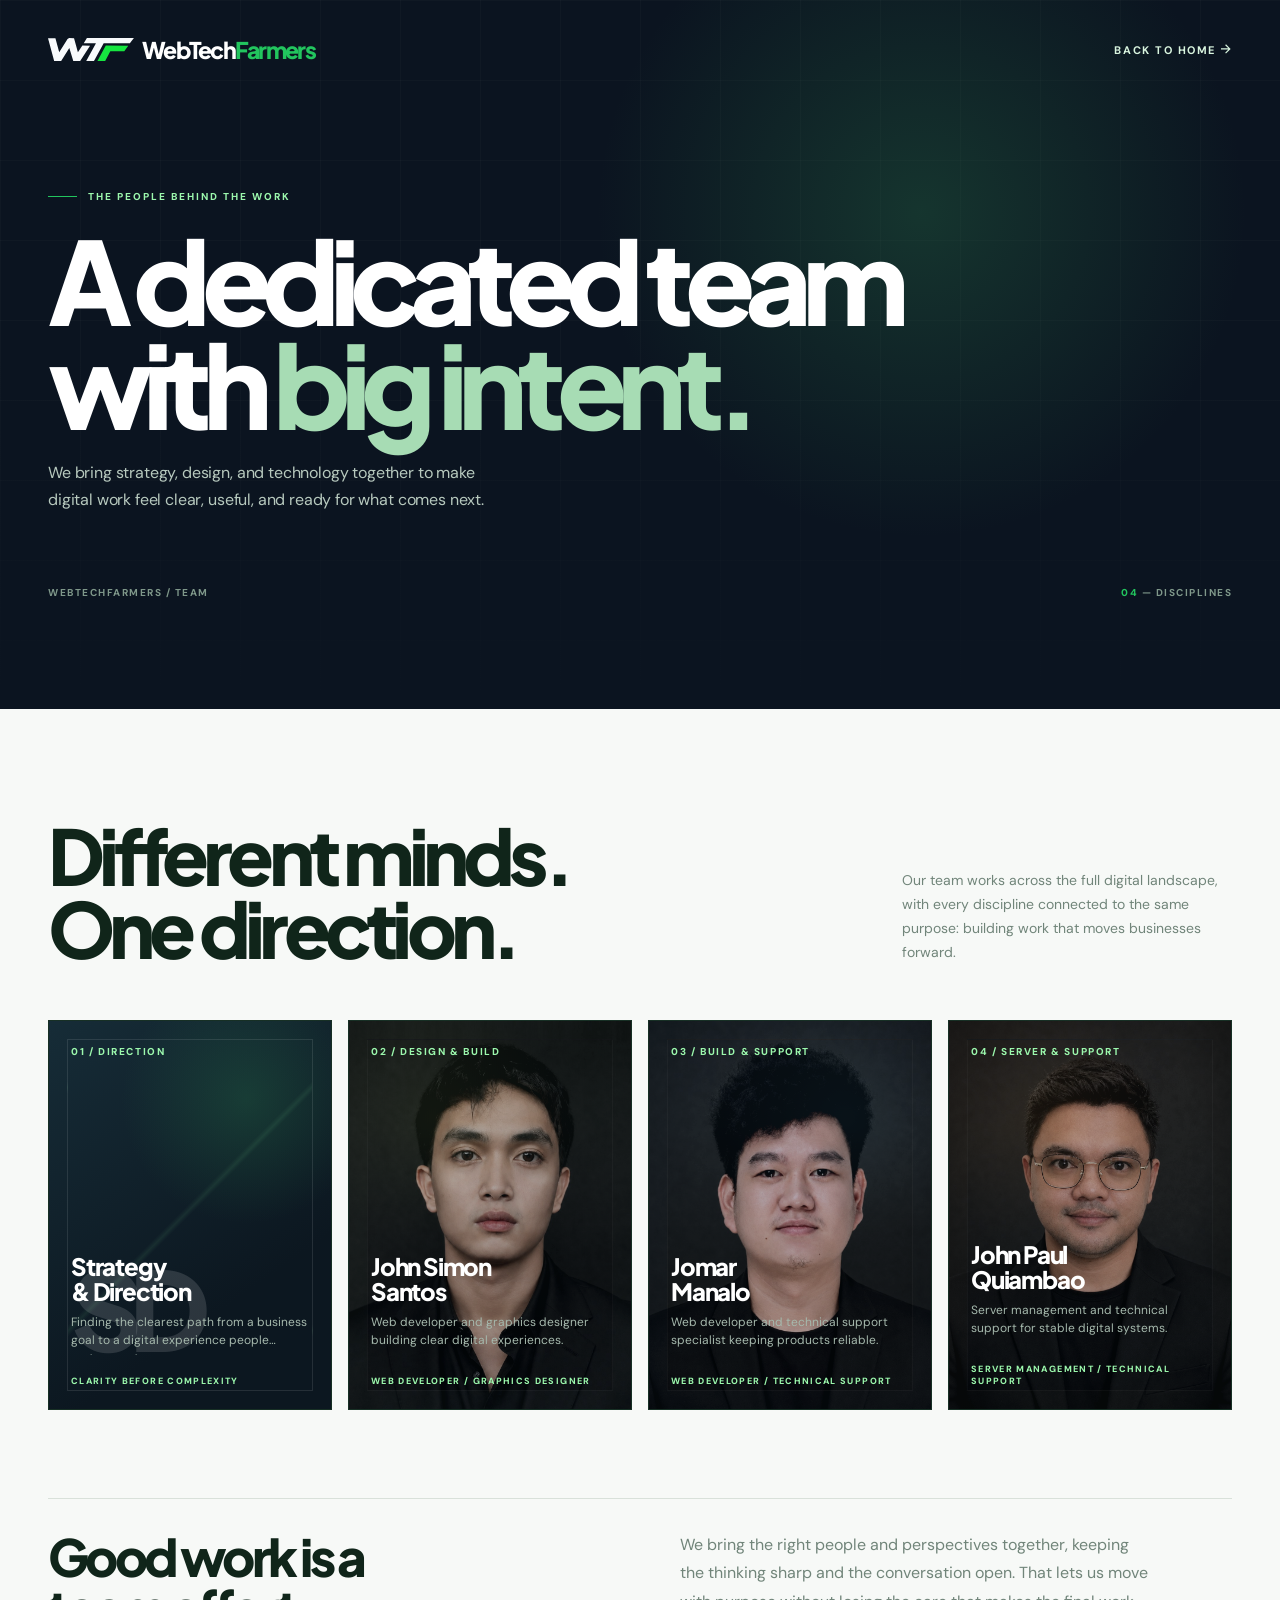
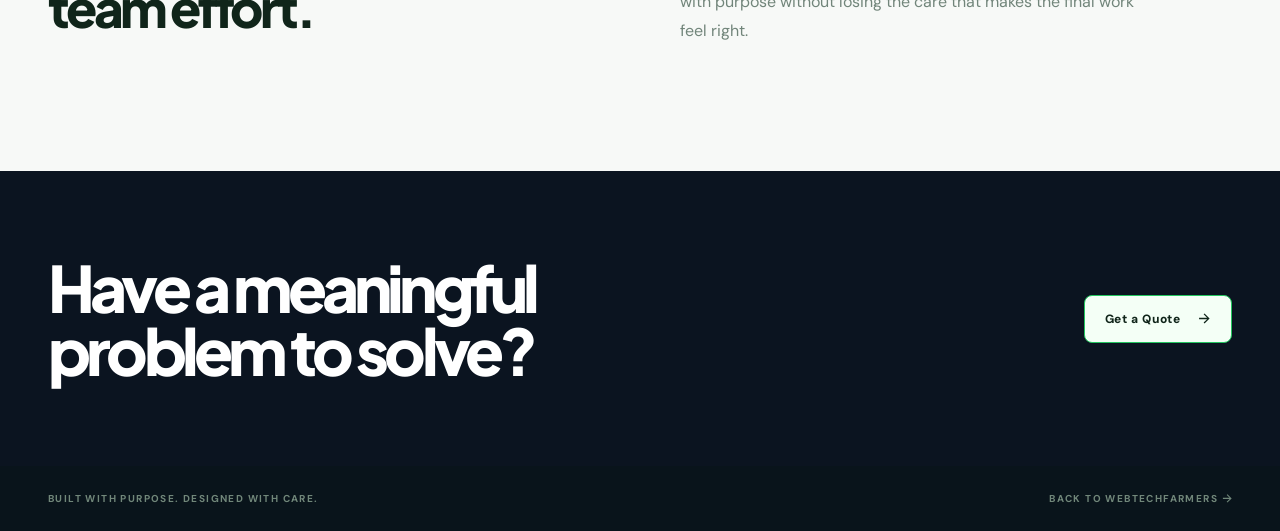
<file: team.html>
<!doctype html>
<html lang="en">
<head>
<meta charset="utf-8">
<meta name="viewport" content="width=device-width, initial-scale=1">
<meta name="description" content="Meet the people behind WebTechFarmers — strategy, design, and digital systems built with purpose.">
<title>Team — WebTechFarmers</title>
<link rel="preconnect" href="https://fonts.googleapis.com">
<link rel="preconnect" href="https://fonts.gstatic.com" crossorigin>
<link href="https://fonts.googleapis.com/css2?family=DM+Sans:wght@400;500;600;700&amp;family=Plus+Jakarta+Sans:wght@400;500;600;700;800&amp;display=swap" rel="stylesheet">
<style>
:root{--deep:#0b1420;--deep-2:#101d29;--paper:#f7f9f7;--ink:#10251a;--muted:#94a79d;--green:#22c55e;--green-bright:#9cf8ad;--line:#ffffff1c;--font-head:'Plus Jakarta Sans',Inter,Arial,sans-serif;--font-body:'DM Sans',Inter,Arial,sans-serif}
*{box-sizing:border-box}
html{scroll-behavior:smooth}
body{margin:0;background:var(--paper);color:var(--ink);font-family:var(--font-body);-webkit-font-smoothing:antialiased}
a{color:inherit;text-decoration:none}
.container{width:min(100% - 96px,1600px);margin-inline:auto}
.team-header{position:absolute;inset:0 0 auto;z-index:5;color:#fff}
.team-header__inner{height:99px;display:flex;align-items:center;justify-content:space-between;gap:28px}
.brand{display:inline-flex;align-items:center;gap:8px;white-space:nowrap;font:800 23px/1 var(--font-head);letter-spacing:-.075em}.brand img{width:86px;height:36px;object-fit:contain;flex-shrink:0}.brand__type{font:800 23px/1 var(--font-head);letter-spacing:-.075em}.brand__type span{color:var(--green)}
.brand-mark{display:grid;grid-template-columns:repeat(3,6px);align-items:end;gap:3px;width:25px;height:29px}
.brand-mark i{display:block;background:#fff;border-radius:4px 4px 1px 1px}.brand-mark i:nth-child(1){height:16px}.brand-mark i:nth-child(2){height:25px;background:var(--green)}.brand-mark i:nth-child(3){height:20px}
.brand span span{color:var(--green)}
.back-link{font-size:11px;font-weight:700;letter-spacing:.14em;text-transform:uppercase;color:#d9f5df;transition:color .2s ease}.back-link:hover{color:var(--green-bright)}
.team-hero{position:relative;min-height:650px;padding:190px 0 110px;overflow:hidden;background:var(--deep);color:#fff}
.team-hero:before{content:"";position:absolute;inset:0;background-image:linear-gradient(#ffffff0a 1px,transparent 1px),linear-gradient(90deg,#ffffff0a 1px,transparent 1px);background-size:80px 80px;opacity:.55}
.team-hero:after{content:"";position:absolute;inset:0;background:radial-gradient(circle at 72% 30%,#2d81504d,transparent 31%),linear-gradient(180deg,transparent 50%,#0b1420 100%);pointer-events:none}
.team-hero .container,.team-hero__line{position:relative;z-index:1}
.eyebrow{display:flex;align-items:center;gap:11px;color:var(--green-bright);font-size:10px;font-weight:800;letter-spacing:.2em;text-transform:uppercase}.eyebrow:before{content:"";width:29px;height:1px;background:var(--green)}
.team-hero h1{max-width:950px;margin:25px 0 24px;font:800 clamp(56px,9vw,150px)/.9 var(--font-head);letter-spacing:-.085em}.team-hero h1 em{font-style:normal;color:#a7dcb4}
.team-hero p{max-width:590px;margin:0;color:#b7c9be;font-size:16px;line-height:1.7;letter-spacing:-.01em;text-wrap:balance}
.team-hero__line{position:absolute;left:0;right:0;bottom:33px;display:flex;justify-content:space-between;color:#7f988a;font-size:10px;font-weight:700;letter-spacing:.15em;text-transform:uppercase}.team-hero__line b{color:var(--green);font-weight:800}
.team-main{padding:110px 0 125px;background:var(--paper)}
.section-head{display:flex;align-items:end;justify-content:space-between;gap:28px;margin-bottom:55px}.section-head h2{margin:0;font:800 clamp(40px,6vw,82px)/.95 var(--font-head);letter-spacing:-.075em}.section-head p{max-width:330px;margin:0;color:#71857a;font-size:14px;line-height:1.7}
.team-grid{display:grid;grid-template-columns:repeat(4,1fr);gap:16px}
.team-card{position:relative;min-height:390px;padding:22px;display:flex;flex-direction:column;justify-content:end;overflow:hidden;background:var(--deep-2);color:#fff;border:1px solid #173025;isolation:isolate}.team-card:before{content:"";position:absolute;inset:0;z-index:-2;background:radial-gradient(circle at 70% 20%,#2c895343,transparent 34%),linear-gradient(145deg,#162c37,#0c1720 70%)}.team-card:after{content:"";position:absolute;inset:18px;z-index:-1;border:1px solid #ffffff1a;background:linear-gradient(135deg,transparent 48%,#86f39c14 49%,transparent 50%);pointer-events:none}
.team-card:nth-child(2):before{background:radial-gradient(circle at 30% 25%,#7b8f4c52,transparent 35%),linear-gradient(145deg,#26342e,#101d22 72%)}.team-card:nth-child(3):before{background:radial-gradient(circle at 70% 25%,#356d8e5e,transparent 35%),linear-gradient(145deg,#172b3c,#0c1720 72%)}.team-card:nth-child(4):before{background:radial-gradient(circle at 30% 25%,#9b6e3c55,transparent 35%),linear-gradient(145deg,#302b27,#11191c 72%)}
.team-card__portrait{position:absolute;inset:0;width:100%;height:100%;object-fit:cover;object-position:center top;z-index:0;opacity:.68;filter:saturate(.72) contrast(1.05);transition:opacity .45s ease,filter .45s ease}.team-card> :not(.team-card__portrait):not(.team-card__number){position:relative;z-index:1}.team-card--john:after{background:linear-gradient(180deg,#0710170a 25%,#071017cc 78%,#071017 100%);transition:background .45s ease}.team-card--john h3,.team-card--john p,.team-card--john small,.team-card--john .team-card__number{transition:opacity .3s ease,transform .4s ease}.team-card--john:hover .team-card__portrait{opacity:1;filter:none}.team-card--john:hover:after{background:linear-gradient(180deg,#07101700 20%,#07101799 78%,#071017e8 100%)}.team-card--john:hover p,.team-card--john:hover .team-card__number{opacity:0}.team-card--john:hover h3{transform:translateY(52px)}.team-card--john:hover small{opacity:1}
.team-card--john p{max-height:100px;overflow:hidden;transition:max-height .35s ease,opacity .3s ease}.team-card--john:hover p{max-height:0;margin:0}.team-card--john:hover h3{transform:translateY(0)}
.team-card--jomar:after{background:linear-gradient(180deg,#0710170a 25%,#071017cc 78%,#071017 100%);transition:background .45s ease}.team-card--jomar h3,.team-card--jomar p,.team-card--jomar small,.team-card--jomar .team-card__number{transition:opacity .3s ease}.team-card--jomar p{max-height:100px;overflow:hidden;transition:max-height .35s ease,opacity .3s ease}.team-card--jomar:hover .team-card__portrait{opacity:1;filter:none}.team-card--jomar:hover:after{background:linear-gradient(180deg,#07101700 20%,#07101799 78%,#071017e8 100%)}.team-card--jomar:hover p{max-height:0;margin:0;opacity:0}.team-card--jomar:hover .team-card__number{opacity:0}
.team-card__number{position:absolute;top:24px;left:22px;color:var(--green-bright);font-size:10px;font-weight:800;letter-spacing:.16em}.team-card__monogram{position:absolute;top:50%;left:50%;transform:translate(-50%,-58%);color:#ffffff22;font:800 110px/1 var(--font-head);letter-spacing:-.12em}.team-card h3{margin:0 0 8px;font:800 24px/1.05 var(--font-head);letter-spacing:-.05em}.team-card p{margin:0;color:#a6b9ad;font-size:12px;line-height:1.55}.team-card small{display:block;margin-top:20px;color:var(--green-bright);font-size:9px;font-weight:800;letter-spacing:.15em;text-transform:uppercase}
.team-note{display:grid;grid-template-columns:1fr 1fr;gap:80px;margin-top:88px;padding-top:32px;border-top:1px solid #d9e1da}.team-note h3{margin:0;font:800 clamp(29px,4vw,52px)/1 var(--font-head);letter-spacing:-.07em}.team-note p{max-width:470px;margin:0;color:#71857a;font-size:16px;line-height:1.8}
.team-cta{padding:85px 0;background:var(--deep);color:#fff}.team-cta__inner{display:flex;align-items:center;justify-content:space-between;gap:30px}.team-cta h2{max-width:650px;margin:0;font:800 clamp(36px,5vw,70px)/.98 var(--font-head);letter-spacing:-.075em}.quote-button{display:inline-flex;align-items:center;gap:18px;flex:none;padding:15px 20px;border:1px solid var(--green);border-radius:8px;background:#f4fff6;color:var(--ink);font-size:12px;font-weight:800;letter-spacing:.05em;transition:background .2s ease,transform .2s ease}.quote-button span{color:#168b46;font-size:18px;line-height:0}.quote-button:hover{background:var(--green);transform:translateY(-2px)}
.team-footer{padding:26px 0;background:#09141b;color:#71877a;font-size:10px;font-weight:700;letter-spacing:.14em;text-transform:uppercase}.team-footer__inner{display:flex;justify-content:space-between;gap:20px}.team-footer a:hover{color:var(--green-bright)}
@media(max-width:1000px){.container{width:min(100% - 64px,1600px)}.team-header__inner{height:80px}.team-grid{grid-template-columns:repeat(2,1fr)}.team-card{min-height:360px}}
@media(max-width:700px){.container{width:min(100% - 38px,1600px)}.team-header__inner{height:76px}.brand__type{font-size:20px}.back-link{font-size:9px}.team-hero{min-height:690px;padding-top:150px}.team-hero h1{font-size:clamp(55px,16vw,88px)}.team-hero p{font-size:15px}.team-hero__line{bottom:24px;font-size:8px}.team-main{padding:78px 0 90px}.section-head{display:block;margin-bottom:34px}.section-head p{margin-top:20px}.team-grid{grid-template-columns:1fr;gap:12px}.team-card{min-height:330px}.team-note{grid-template-columns:1fr;gap:25px;margin-top:65px}.team-cta{padding:70px 0}.team-cta__inner{display:block}.quote-button{margin-top:30px}.team-footer__inner{display:block;line-height:2}}
@media(max-width:480px){.brand img{width:66px;height:28px}.brand__type{font-size:19px}}
</style>
<style>.team-card--john-paul:after{background:linear-gradient(180deg,#0710170a 25%,#071017cc 78%,#071017 100%);transition:background .45s ease}.team-card--john-paul p{max-height:100px;overflow:hidden;transition:max-height .35s ease,opacity .3s ease}.team-card--john-paul:hover .team-card__portrait{opacity:1;filter:none}.team-card--john-paul:hover:after{background:linear-gradient(180deg,#07101700 20%,#07101799 78%,#071017e8 100%)}.team-card--john-paul:hover p{max-height:0;margin:0;opacity:0}.team-card--john-paul:hover .team-card__number{opacity:0}</style>
<style>
/* Keep every profile card's name, bio, and role on the same rhythm. */
.team-card h3{min-height:50px}
.team-card p{min-height:42px;display:-webkit-box;-webkit-box-orient:vertical;-webkit-line-clamp:2;overflow:hidden}
.team-card--john:hover p,.team-card--jomar:hover p,.team-card--john-paul:hover p{min-height:0}
.team-card--john .team-card__portrait{object-position:center top;transform:none}
.team-card--jomar .team-card__portrait{object-position:center 16%}
.team-card--john-paul .team-card__portrait{object-position:center 15%}
</style>
<style>
/* Keep the hero metadata below the intro copy instead of overlaying it. */
.team-hero__line{position:relative;left:auto;right:auto;bottom:auto;margin-top:72px}
@media(max-width:700px){.team-hero__line{margin-top:52px}}
</style>
<style>
/* Purposeful motion for the team story and profile grid. */
@keyframes team-fade-up{from{opacity:0;filter:blur(10px);transform:translateY(22px) scale(.985)}to{opacity:1;filter:blur(0);transform:translateY(0) scale(1)}}
.team-hero .eyebrow{animation:team-fade-up .65s cubic-bezier(.2,.7,.2,1) both}
.team-hero h1{animation:team-fade-up .8s .1s cubic-bezier(.2,.7,.2,1) both}
.team-hero> .container:first-child p{animation:team-fade-up .7s .22s cubic-bezier(.2,.7,.2,1) both}
.team-card,.team-reveal{opacity:0;filter:blur(10px);transform:translateY(28px) scale(.985);transition:opacity .65s ease,filter .8s ease,transform .65s cubic-bezier(.2,.7,.2,1),border-color .25s ease;transition-delay:.22s}
.team-card.is-visible,.team-reveal.is-visible{opacity:1;filter:blur(0);transform:translateY(0) scale(1)}
.team-card:nth-child(2){transition-delay:.08s}.team-card:nth-child(3){transition-delay:.16s}.team-card:nth-child(4){transition-delay:.24s}
.team-card--john{transition-delay:0s}.team-card--john h3{transform:translateY(0);will-change:transform;transition:transform .55s cubic-bezier(.22,.61,.36,1),opacity .3s ease}.team-card--john:hover h3{transform:translateY(7px);transition-delay:0s}
.team-card{cursor:pointer}.team-card:focus-visible{outline:2px solid var(--green);outline-offset:5px}
.profile-modal{position:fixed;inset:0;z-index:100;display:grid;place-items:center;padding:28px;background:#02090dcc;opacity:0;visibility:hidden;transition:opacity .35s ease,visibility 0s linear .35s}.profile-modal.is-open{opacity:1;visibility:visible;transition-delay:0s}.profile-modal__panel{position:relative;width:min(920px,100%);max-height:min(720px,calc(100vh - 56px));overflow:auto;background:#f4f8f4;color:var(--ink);border:1px solid #9cf8ad66;box-shadow:0 28px 100px #0008;transform:translateY(24px) scale(.97);transition:transform .55s cubic-bezier(.2,.7,.2,1)}.profile-modal.is-open .profile-modal__panel{transform:translateY(0) scale(1)}.profile-modal__close{position:absolute;top:18px;right:18px;z-index:2;width:36px;height:36px;border:1px solid #17352d55;background:#f4f8f4;color:var(--ink);font-size:22px;line-height:1}.profile-modal__close:hover{background:var(--green);border-color:var(--green)}.profile-modal__head{display:grid;grid-template-columns:230px 1fr;gap:36px;padding:42px 48px 34px;background:#0b1420;color:#fff;overflow:hidden}.profile-modal__portrait{position:relative;min-height:220px;overflow:hidden;border:1px solid #9cf8ad66;background:linear-gradient(145deg,#18352b,#07131d);transform:translate3d(-70px,-45px,0) scale(.84);opacity:0;filter:blur(10px);transition:transform .8s cubic-bezier(.2,.7,.2,1),opacity .65s ease,filter .8s ease}.profile-modal.is-open .profile-modal__portrait{transform:translate3d(0,0,0) scale(1);opacity:1;filter:blur(0)}.profile-modal__portrait img{width:100%;height:100%;object-fit:cover;object-position:center top}.profile-modal__monogram{display:grid;place-items:center;height:100%;color:#9cf8ad55;font:800 100px/1 var(--font-head);letter-spacing:-.12em}.profile-modal__kicker{display:block;margin:8px 0 18px;color:var(--green-bright);font:700 10px var(--font-head);letter-spacing:.18em}.profile-modal__name{margin:0 0 15px;font:800 clamp(38px,6vw,74px)/.95 var(--font-head);letter-spacing:-.08em}.profile-modal__role{margin:0;max-width:480px;color:#b9d0c0;font-size:15px;line-height:1.7}.profile-modal__body{display:grid;grid-template-columns:1fr 1fr;gap:38px;padding:34px 48px 44px}.profile-modal__section-label{display:block;margin-bottom:12px;color:#6d8a79;font:800 9px var(--font-head);letter-spacing:.17em}.profile-modal__body p{margin:0;color:#5d7266;font-size:14px;line-height:1.75}.profile-modal__list{display:flex;flex-wrap:wrap;gap:8px;margin:0;padding:0;list-style:none}.profile-modal__list li{padding:9px 11px;border:1px solid #bcd1c2;color:#2f5540;font-size:11px;font-weight:700}.profile-modal__footer{display:flex;justify-content:space-between;align-items:center;gap:20px;margin-top:32px;padding-top:18px;border-top:1px solid #d3ded5;color:#779083;font-size:10px;font-weight:800;letter-spacing:.12em}.profile-modal__footer span:last-child{color:#168b46}@media(max-width:700px){.profile-modal{padding:16px}.profile-modal__head{grid-template-columns:110px 1fr;gap:18px;padding:30px 22px 24px}.profile-modal__portrait{min-height:130px}.profile-modal__monogram{font-size:52px}.profile-modal__kicker{font-size:8px;margin:2px 0 12px}.profile-modal__name{font-size:clamp(28px,8vw,42px)}.profile-modal__role{font-size:12px;line-height:1.5}.profile-modal__body{grid-template-columns:1fr;gap:28px;padding:25px 22px 30px}.profile-modal__footer{display:block;line-height:2}.profile-modal__footer span{display:block}}
</style>
<style>
.profile-modal{display:none!important;padding:0;place-items:stretch;pointer-events:none}
.profile-modal.is-open{pointer-events:auto}
.profile-modal[hidden]{display:none}
.profile-modal__panel{width:100vw;height:100vh;max-height:none;overflow:auto;border:0;box-shadow:none}
.profile-modal__head{position:relative;min-height:52vh;padding:72px 8vw 64px 390px;display:flex;align-items:center}
.profile-modal__portrait{position:absolute;left:8vw;top:72px;width:270px;height:330px;min-height:0;transform:translate3d(38vw,30vh,0) scale(1.14) rotate(5deg);transform-origin:center;opacity:0;visibility:hidden;filter:blur(10px);transition:transform .95s cubic-bezier(.18,.75,.2,1),opacity .55s ease,filter .85s ease,visibility 0s linear .55s}
.profile-modal.is-open .profile-modal__portrait{transform:translate3d(0,0,0) scale(1) rotate(0);opacity:1;visibility:visible;filter:blur(0);transition-delay:0s}
.profile-modal__body{min-height:48vh;padding:56px 8vw 72px;grid-template-columns:minmax(0,1.1fr) minmax(260px,.9fr);align-content:start}
@media(max-width:700px){.profile-modal__head{min-height:56vh;padding:310px 24px 34px;display:block}.profile-modal__portrait{left:24px;top:28px;width:145px;height:190px;transform:translate3d(38vw,20vh,0) scale(1.12) rotate(4deg)}.profile-modal__body{min-height:44vh;padding:34px 24px 48px;display:grid}.profile-modal__close{top:16px;right:16px}}
</style>
<style>
/* Use the supplied arrow artwork consistently across action links and buttons. */
span[aria-hidden="true"]{display:inline-block;width:1.05em;height:1.05em;flex:0 0 1.05em;background:currentColor;-webkit-mask:url('assets/arrow-right.svg') center/contain no-repeat;mask:url('assets/arrow-right.svg') center/contain no-repeat;text-indent:-9999px;overflow:hidden;line-height:0;vertical-align:-.12em}
.arrow-icon{display:inline-block;width:1.05em;height:1.05em;vertical-align:-.12em;color:currentColor;font-size:1em;line-height:0}
</style>
</head>
<body>
<header class="team-header">
<div class="container team-header__inner">
<a aria-label="WebTechFarmers — homepage" class="brand" href="index.html"><img alt="WebTechFarmers WTF logo" height="30" src="[data-uri]" width="102"><span class="brand__type">WebTech<span>Farmers</span></span></a>
<a class="back-link" href="index.html">Back to home <span aria-hidden="true">↗</span></a>
</div>
</header>
<main>
<section class="team-hero">
<div class="container">
<div class="eyebrow">The people behind the work</div>
<h1>A dedicated team with <em>big intent.</em></h1>
<p>We bring strategy, design, and technology together to make digital work feel clear, useful, and ready for what comes next.</p>
</div>
<div class="container team-hero__line"><span>WEBTECHFARMERS / TEAM</span><span><b>04</b> — DISCIPLINES</span></div>
</section>
<section class="team-main">
<div class="container">
<div class="section-head team-reveal"><h2>Different minds.<br>One direction.</h2><p>Our team works across the full digital landscape, with every discipline connected to the same purpose: building work that moves businesses forward.</p></div>
<div class="team-grid">
<article class="team-card" data-profile="direction" tabindex="0" role="button" aria-haspopup="dialog"><span class="team-card__number">01 / DIRECTION</span><span class="team-card__monogram">SD</span><h3>Strategy<br>&amp; Direction</h3><p>Finding the clearest path from a business goal to a digital experience people understand.</p><small>Clarity before complexity</small></article>
<article class="team-card team-card--john" data-profile="john" tabindex="0" role="button" aria-haspopup="dialog"><img class="team-card__portrait" src="assets/team-john-simon.jpg" alt="John Simon Santos"><span class="team-card__number">02 / DESIGN &amp; BUILD</span><h3>John Simon<br>Santos</h3><p>Web developer and graphics designer building clear digital experiences.</p><small>Web Developer / Graphics Designer</small></article>
<article class="team-card team-card--jomar" data-profile="jomar" tabindex="0" role="button" aria-haspopup="dialog"><img class="team-card__portrait" src="assets/team-jomar-manalo.jpg" alt="Jomar Manalo"><span class="team-card__number">03 / BUILD &amp; SUPPORT</span><h3>Jomar<br>Manalo</h3><p>Web developer and technical support specialist keeping products reliable.</p><small>Web Developer / Technical Support</small></article>
<article class="team-card team-card--john-paul" data-profile="john-paul" tabindex="0" role="button" aria-haspopup="dialog"><img class="team-card__portrait" src="assets/team-john-paul-quiambao.jpg" alt="John Paul Quiambao"><span class="team-card__number">04 / SERVER &amp; SUPPORT</span><h3>John Paul<br>Quiambao</h3><p>Server management and technical support for stable digital systems.</p><small>Server Management / Technical Support</small></article>
</div>
<div class="team-note team-reveal"><h3>Good work is a<br>team effort.</h3><p>We bring the right people and perspectives together, keeping the thinking sharp and the conversation open. That lets us move with purpose without losing the care that makes the final work feel right.</p></div>
</div>
</section>
<section class="team-cta"><div class="container team-cta__inner team-reveal"><h2>Have a meaningful problem to solve?</h2><a class="quote-button" href="index.html#contact">Get a Quote <span aria-hidden="true">↗</span></a></div></section>
<div class="profile-modal" id="profile-modal" role="dialog" aria-modal="true" aria-labelledby="profile-modal-name" aria-hidden="true" hidden><div class="profile-modal__panel"><button class="profile-modal__close" id="profile-modal-close" type="button" aria-label="Close profile">×</button><div class="profile-modal__head"><div class="profile-modal__portrait" id="profile-modal-portrait"></div><div><span class="profile-modal__kicker" id="profile-modal-kicker"></span><h2 class="profile-modal__name" id="profile-modal-name"></h2><p class="profile-modal__role" id="profile-modal-role"></p></div></div><div class="profile-modal__body"><div><span class="profile-modal__section-label">PROFILE / RESUME</span><p id="profile-modal-summary"></p><div class="profile-modal__footer"><span id="profile-modal-footer-label"></span><span>WEBTECHFARMERS</span></div></div><div><span class="profile-modal__section-label">FOCUS AREAS</span><ul class="profile-modal__list" id="profile-modal-focus"></ul></div></div></div></div>
</main>
<footer class="team-footer"><div class="container team-footer__inner"><span>BUILT WITH PURPOSE. DESIGNED WITH CARE.</span><a href="index.html">Back to WebTechFarmers ↑</a></div></footer>
<script>
const teamCards=document.querySelectorAll('.team-card'),teamReveals=document.querySelectorAll('.team-reveal');document.querySelector('.team-header .brand')?.setAttribute('href','/');
if('IntersectionObserver' in window){
 const teamObserver=new IntersectionObserver(entries=>entries.forEach(entry=>{if(entry.isIntersecting){entry.target.classList.add('is-visible');teamObserver.unobserve(entry.target)}}),{threshold:.16});
  [...teamCards,...teamReveals].forEach(element=>teamObserver.observe(element));
 }else{[...teamCards,...teamReveals].forEach(element=>element.classList.add('is-visible'))}
const profileModal=document.querySelector('#profile-modal'),profileClose=document.querySelector('#profile-modal-close'),profilePortrait=document.querySelector('#profile-modal-portrait');
const profileData={
 direction:{kicker:'01 / STRATEGY & DIRECTION',name:'Strategy & Direction',role:'Turning business goals into clear digital experiences.',summary:'Clarifies the problem, shapes the direction, and keeps every design and build decision connected to the people it needs to serve.',focus:['Discovery','Content structure','UX direction','Digital strategy'],footer:'CLARITY BEFORE COMPLEXITY'},
 john:{kicker:'02 / DESIGN & BUILD',name:'John Simon Santos',role:'Web developer and graphics designer.',summary:'Builds thoughtful interfaces with a strong eye for visual systems, responsive layouts, and the details that make a digital experience feel complete.',focus:['Web development','Graphic design','Responsive UI','Visual systems'],footer:'DESIGN WITH PURPOSE'},
 jomar:{kicker:'03 / BUILD & SUPPORT',name:'Jomar Manalo',role:'Web developer and technical support specialist.',summary:'Keeps products useful and dependable through practical development, troubleshooting, and ongoing support that helps teams move forward.',focus:['Web development','Technical support','Maintenance','Problem solving'],footer:'RELIABLE BY DESIGN'},
 'john-paul':{kicker:'04 / SERVER & SUPPORT',name:'John Paul Quiambao',role:'Server management and technical support.',summary:'Looks after the infrastructure behind the experience, helping digital systems stay stable, secure, and ready for what comes next.',focus:['Server management','Deployment','Technical support','System reliability'],footer:'BUILT TO LAST'}
};
function openProfile(card){const data=profileData[card.dataset.profile];if(!data)return;profileModal.hidden=false;profileModal.classList.remove('is-open');profilePortrait.innerHTML=card.querySelector('.team-card__portrait')?`<img src="${card.querySelector('.team-card__portrait').src}" alt="${data.name}">`:'<span class="profile-modal__monogram">SD</span>';document.querySelector('#profile-modal-kicker').textContent=data.kicker;document.querySelector('#profile-modal-name').textContent=data.name;document.querySelector('#profile-modal-role').textContent=data.role;document.querySelector('#profile-modal-summary').textContent=data.summary;document.querySelector('#profile-modal-footer-label').textContent=data.footer;document.querySelector('#profile-modal-focus').innerHTML=data.focus.map(item=>`<li>${item}</li>`).join('');profileModal.setAttribute('aria-hidden','false');requestAnimationFrame(()=>profileModal.classList.add('is-open'));profileClose.focus();document.body.style.overflow='hidden'}
function closeProfile(){profileModal.classList.remove('is-open');profileModal.setAttribute('aria-hidden','true');profileModal.hidden=true;document.body.style.overflow='';}
// Profile popup interactions are disabled for now; team cards retain their hover presentation.
teamCards.forEach(card=>{card.removeAttribute('tabindex');card.removeAttribute('role');card.removeAttribute('aria-haspopup')});
const arrowSvg='<svg aria-hidden="true" class="arrow-icon" viewBox="0 0 266 242" focusable="false"><path d="M138 18 119 38 191 111H23v28h169l-73 73 19 19 107-106L138 18Z" fill="currentColor"/></svg>';document.querySelectorAll('body *:not(script):not(style)').forEach(element=>{if(element.children.length||!/[↗→↑↓]/.test(element.textContent))return;if(element.matches('span[aria-hidden="true"]')){const icon=document.createElementNS('http://www.w3.org/2000/svg','svg');icon.setAttribute('aria-hidden','true');icon.setAttribute('class','arrow-icon');icon.setAttribute('viewBox','0 0 266 242');icon.setAttribute('focusable','false');const path=document.createElementNS('http://www.w3.org/2000/svg','path');path.setAttribute('d','M138 18 119 38 191 111H23v28h169l-73 73 19 19 107-106L138 18Z');path.setAttribute('fill','currentColor');icon.appendChild(path);element.replaceWith(icon)}else element.innerHTML=element.textContent.replace(/[↗→↑↓]/g,arrowSvg)});
</script>
</body>
</html>
</file>
